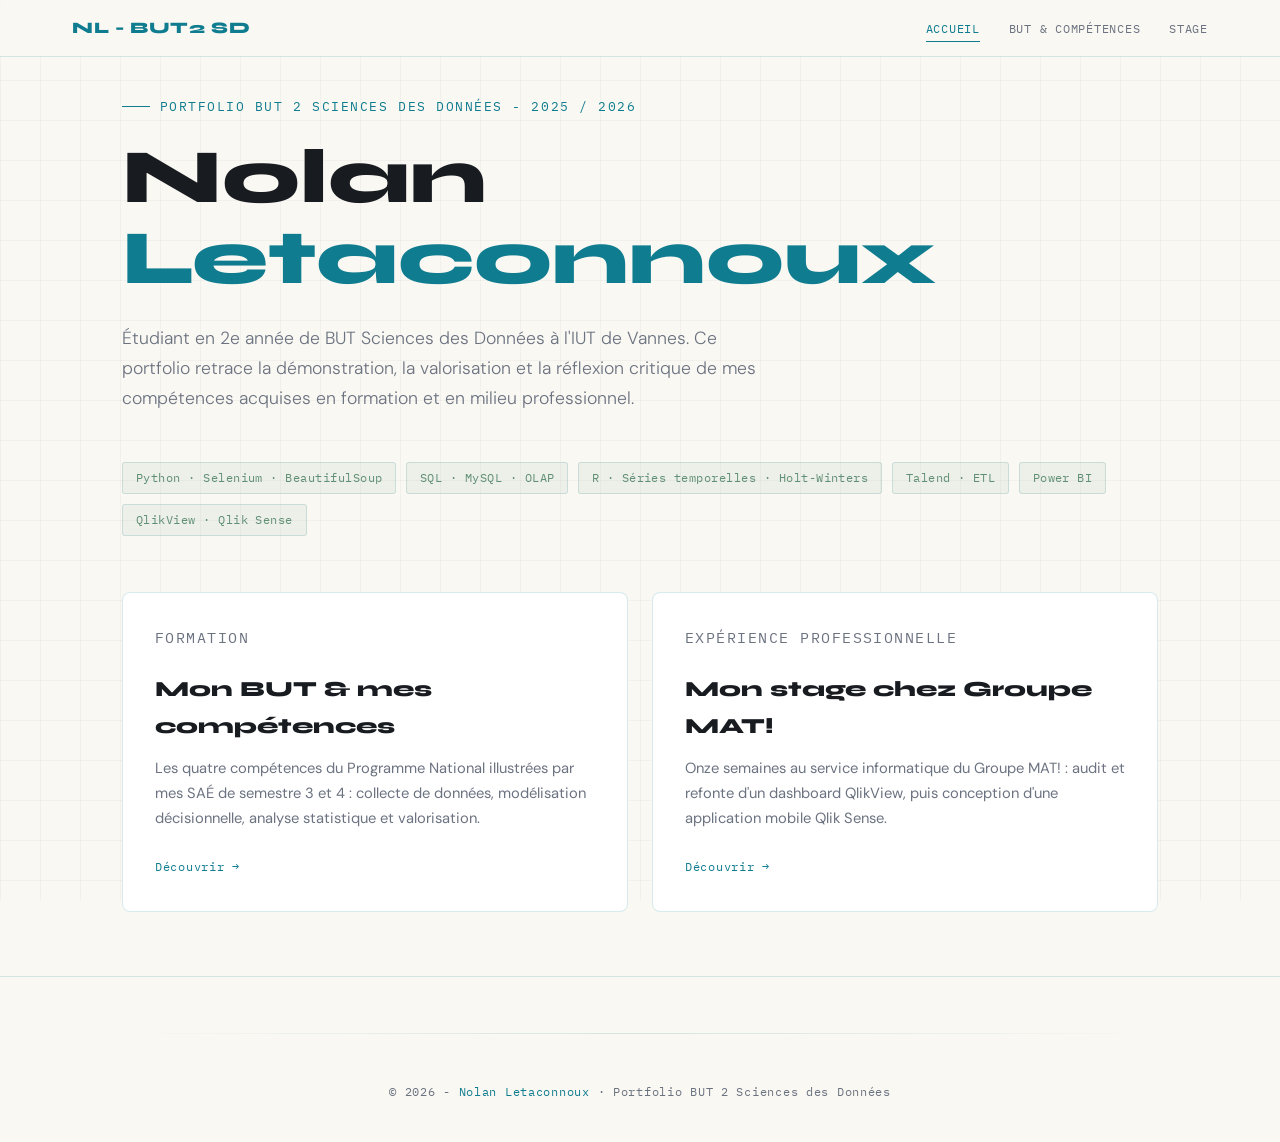
<file: index.html>
<!DOCTYPE html>
<html lang="fr">
<head>
  <meta charset="UTF-8" />
  <meta name="viewport" content="width=device-width, initial-scale=1.0" />
  <title>Portfolio BUT 2 SD - Nolan Letaconnoux</title>
  <link rel="preconnect" href="https://fonts.googleapis.com" />
  <link href="https://fonts.googleapis.com/css2?family=Syne:wght@400;600;700;800&family=IBM+Plex+Mono:wght@400;500&family=DM+Sans:ital,wght@0,300;0,400;0,500;1,300&display=swap" rel="stylesheet" />
  <link rel="stylesheet" href="styles.css" />
</head>
<body>

  <!-- NAV -->
  <header>
    <nav>
      <a class="nav-logo" href="index.html">NL - BUT2 SD</a>
      <ul>
        <li><a href="index.html" class="active">Accueil</a></li>
        <li><a href="but.html">BUT &amp; Compétences</a></li>
        <li><a href="stage.html">Stage</a></li>
      </ul>
    </nav>
  </header>

  <!-- HERO -->
  <section id="hero">
    <div class="wrap">
      <div class="hero-inner">
        <p class="hero-label fade-in">Portfolio BUT 2 Sciences des Données - 2025 / 2026</p>
        <h1 class="fade-in delay-1">
          Nolan<br /><em>Letaconnoux</em>
        </h1>
        <p class="hero-sub fade-in delay-2">
          Étudiant en 2e année de BUT Sciences des Données à l'IUT de Vannes.
          Ce portfolio retrace la démonstration, la valorisation et la réflexion critique
          de mes compétences acquises en formation et en milieu professionnel.
        </p>
        <div class="hero-tags fade-in delay-3">
          <span class="tag">Python · Selenium · BeautifulSoup</span>
          <span class="tag">SQL · MySQL · OLAP</span>
          <span class="tag">R · Séries temporelles · Holt-Winters</span>
          <span class="tag">Talend · ETL</span>
          <span class="tag">Power BI</span>
          <span class="tag">QlikView · Qlik Sense</span>
        </div>

        <div class="nav-cards fade-in delay-4">
          <a class="nav-card" href="but.html">
            <p class="nav-card-eyebrow">Formation</p>
            <h3>Mon BUT &amp; mes compétences</h3>
            <p>Les quatre compétences du Programme National illustrées par mes SAÉ de semestre 3 et 4 : collecte de données, modélisation décisionnelle, analyse statistique et valorisation.</p>
            <span class="nav-card-arrow">Découvrir →</span>
          </a>
          <a class="nav-card" href="stage.html">
            <p class="nav-card-eyebrow">Expérience professionnelle</p>
            <h3>Mon stage chez Groupe MAT!</h3>
            <p>Onze semaines au service informatique du Groupe MAT! : audit et refonte d'un dashboard QlikView, puis conception d'une application mobile Qlik Sense.</p>
            <span class="nav-card-arrow">Découvrir →</span>
          </a>
        </div>
      </div>
    </div>
  </section>

  <footer>
    <div class="wrap">
      <div class="divider"></div>
      <p>&copy; 2026 - <span>Nolan Letaconnoux</span> · Portfolio BUT 2 Sciences des Données </p>
    </div>
  </footer>

</body>
</html>
</file>
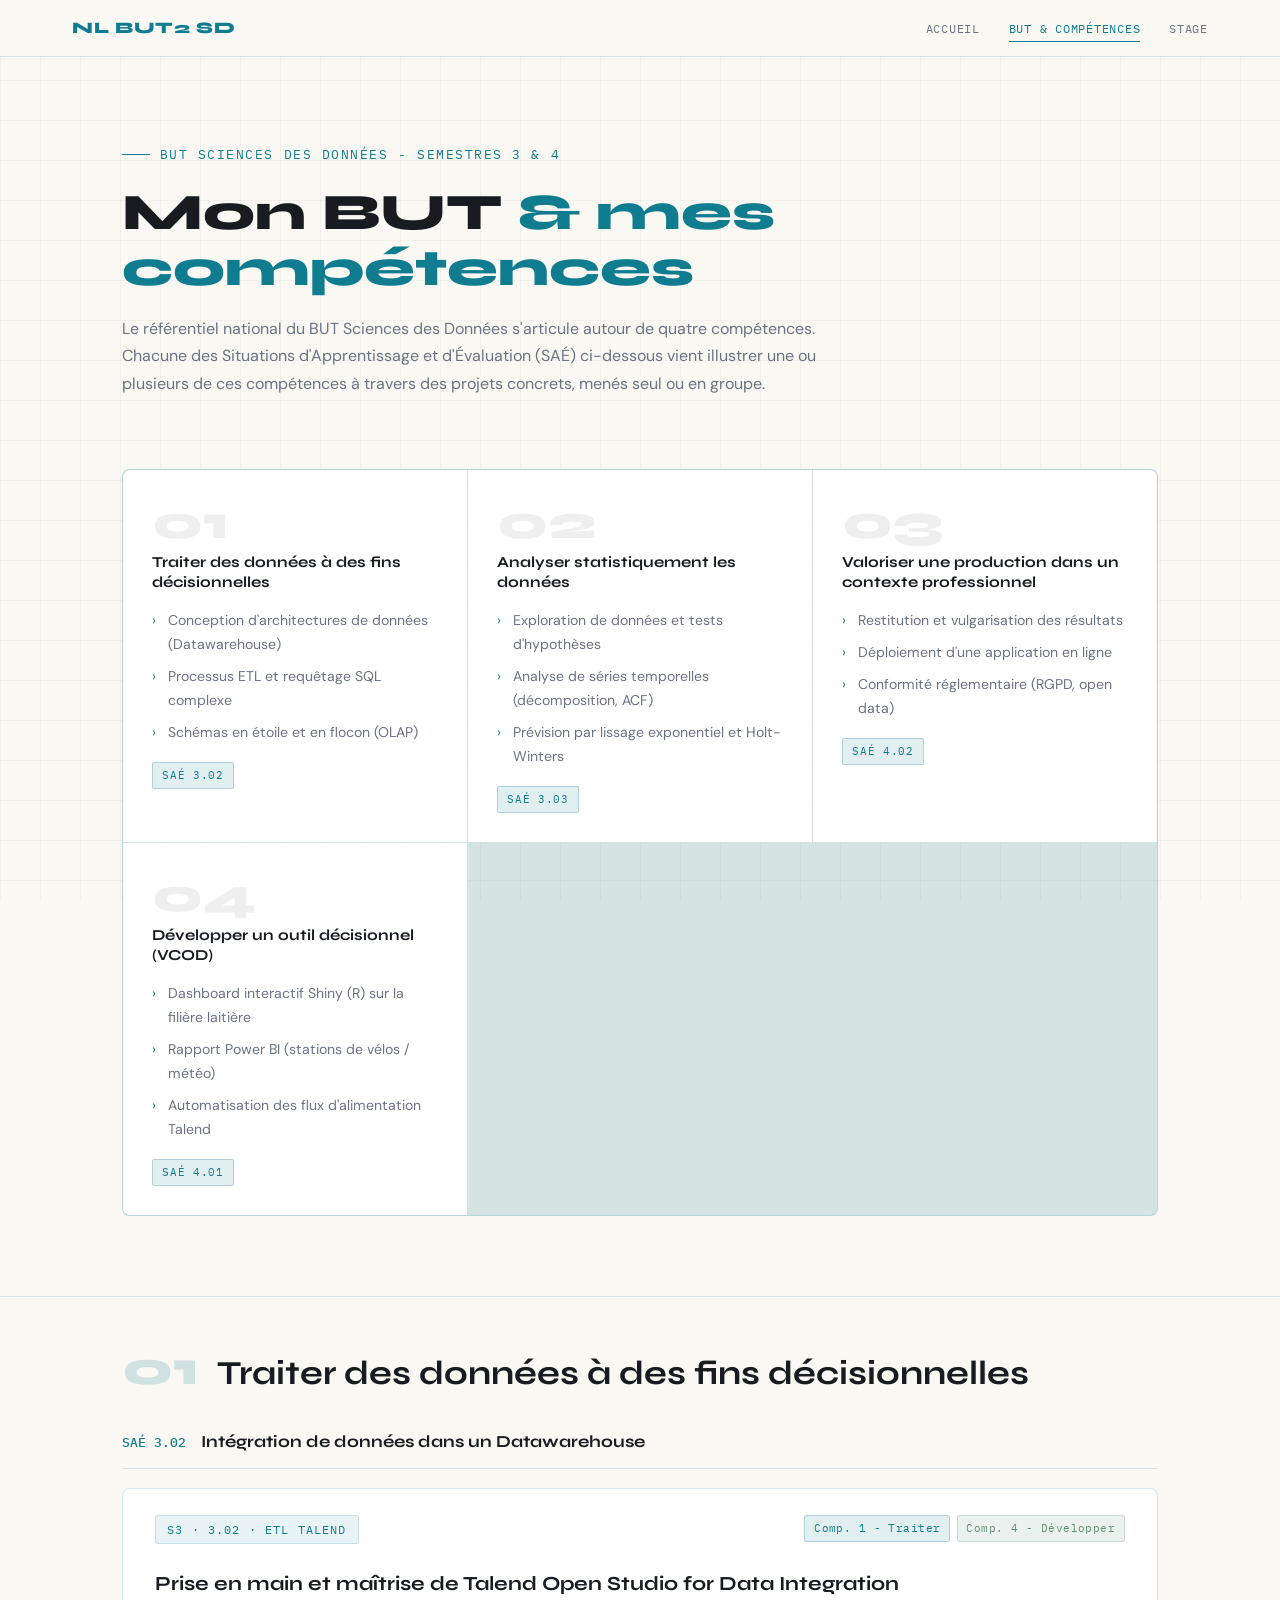
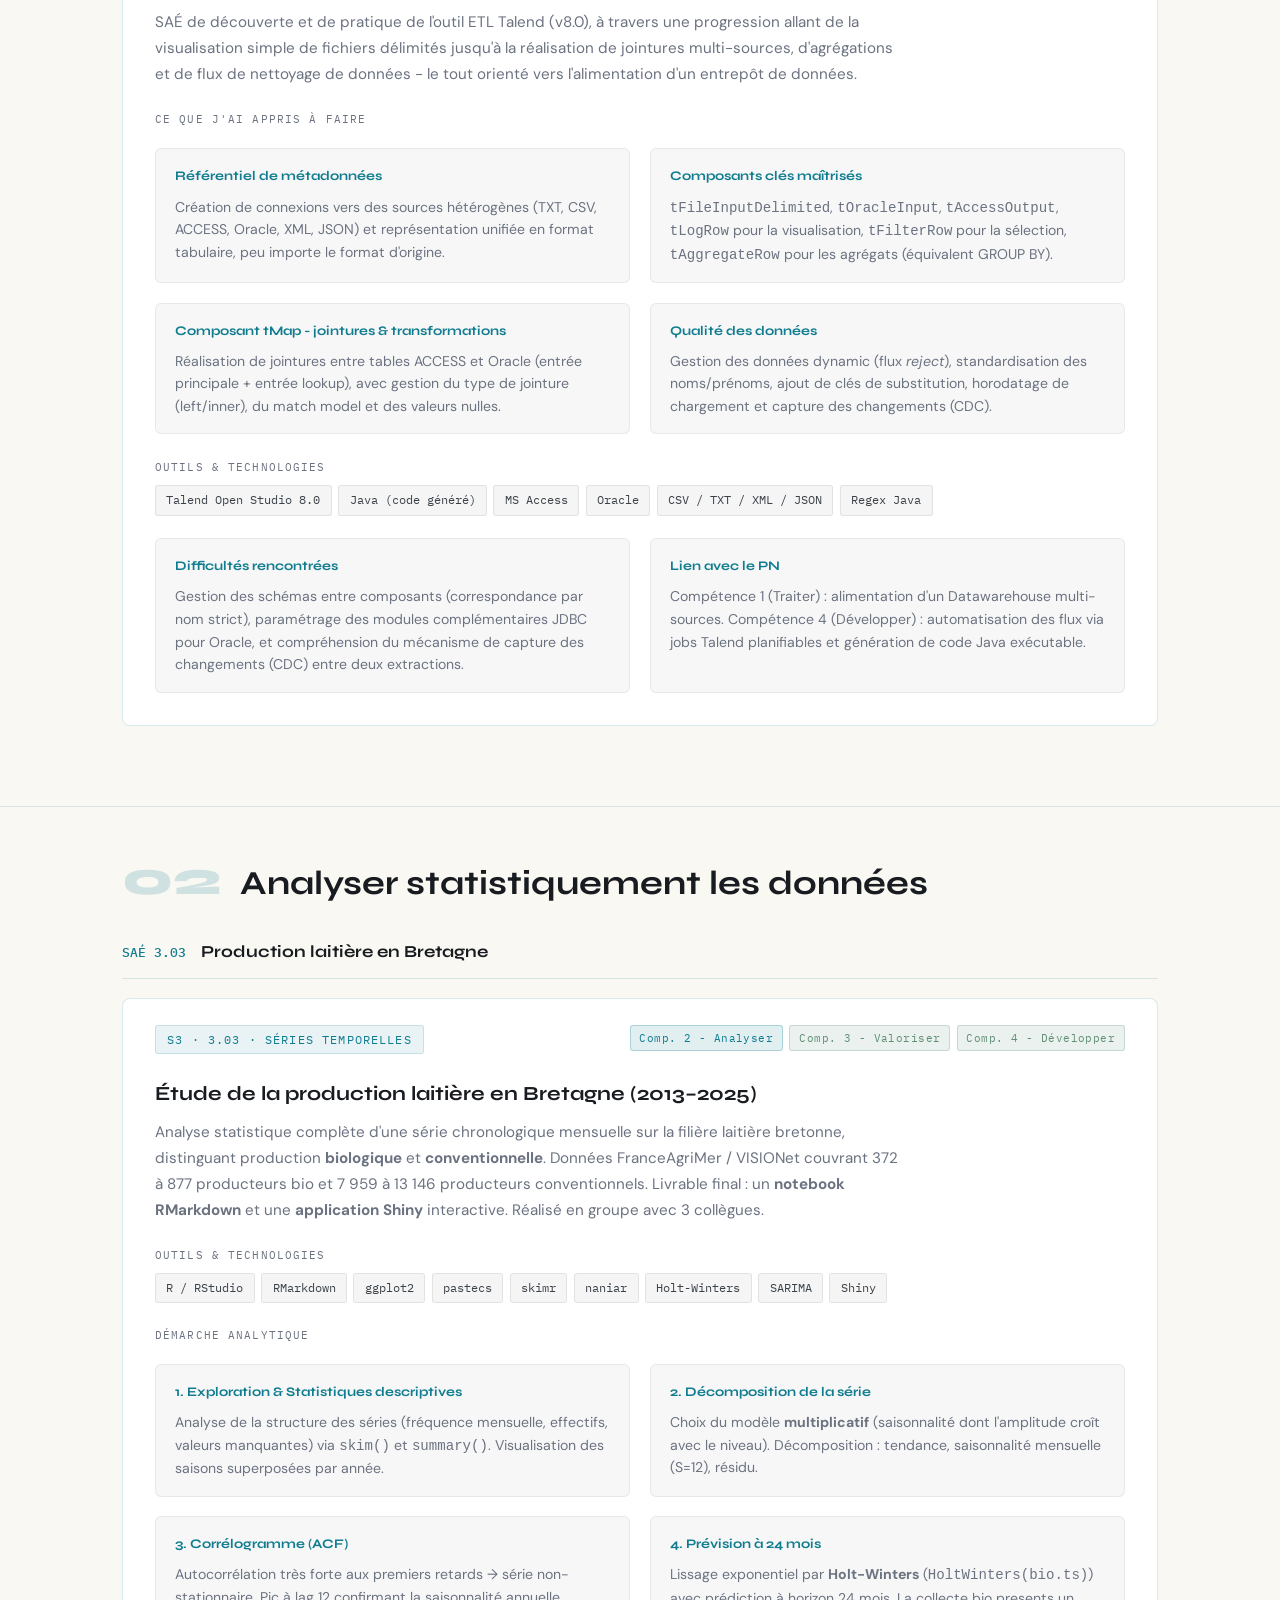
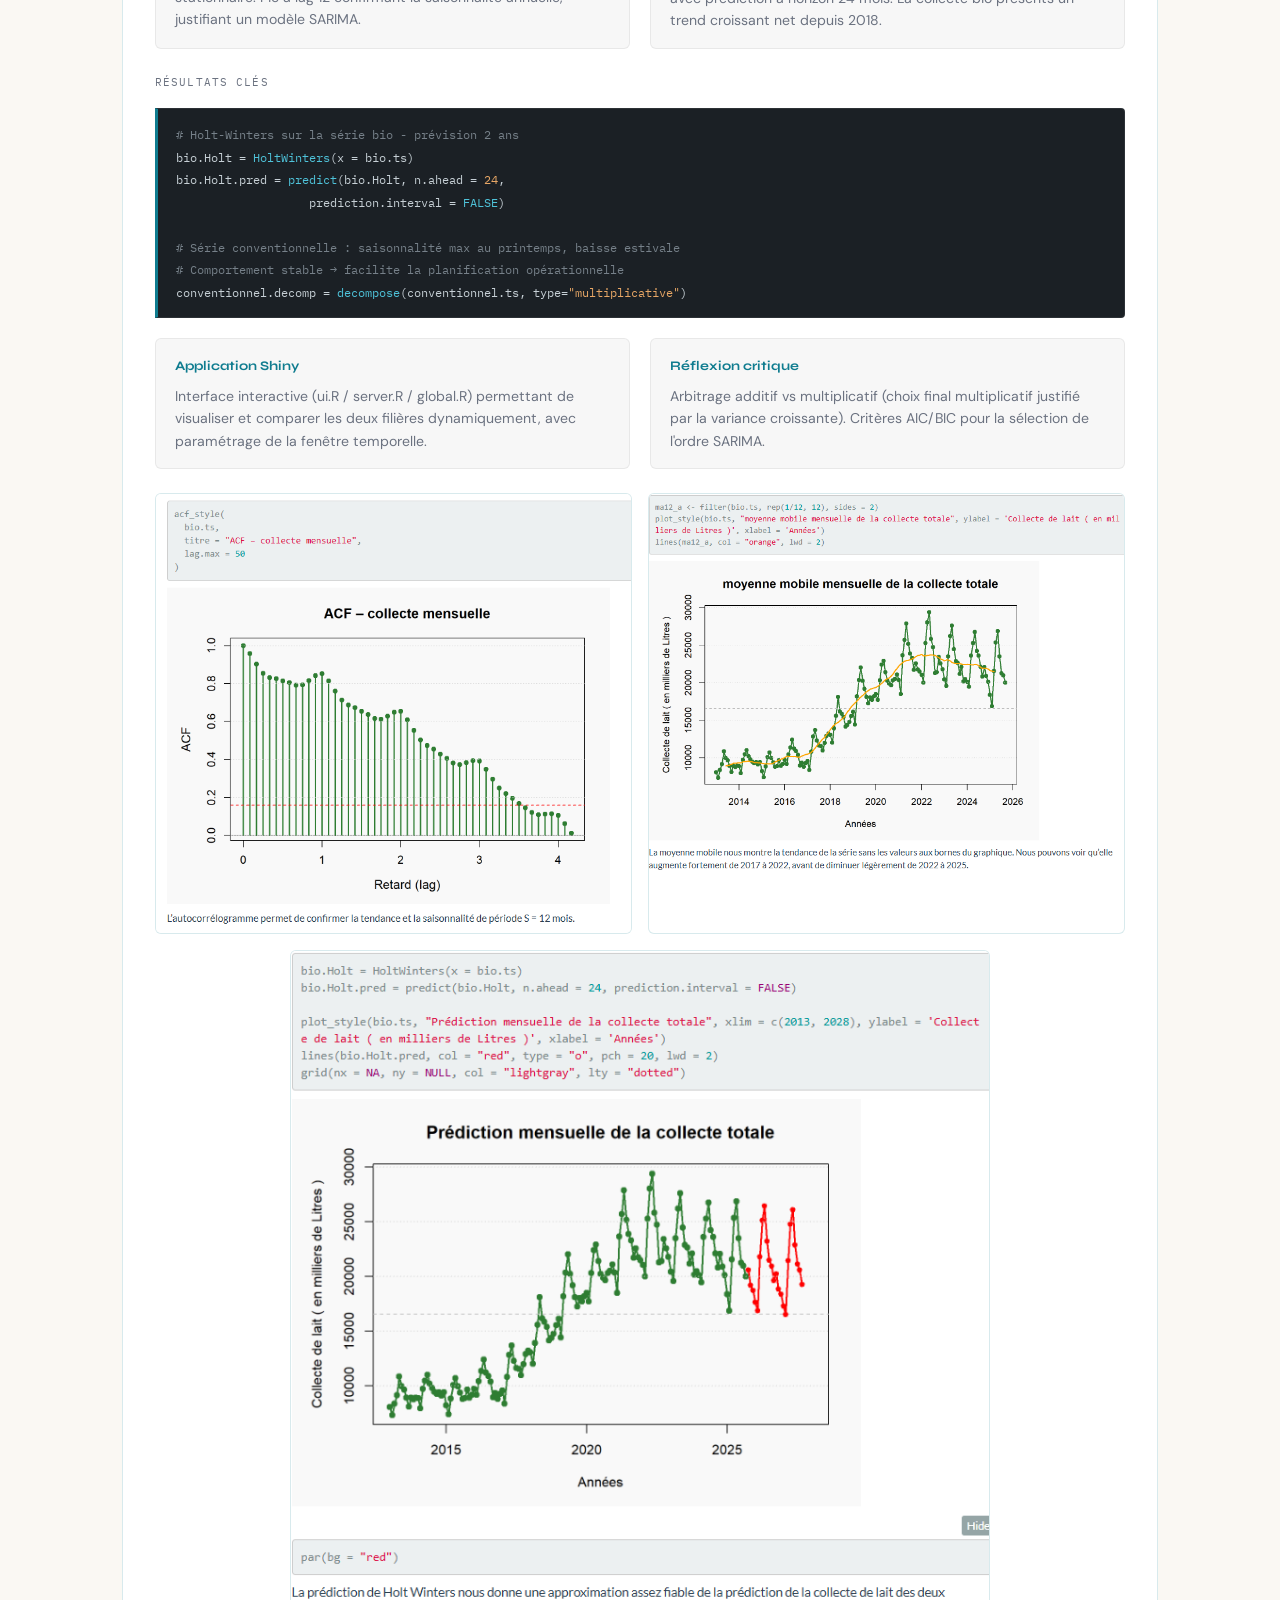
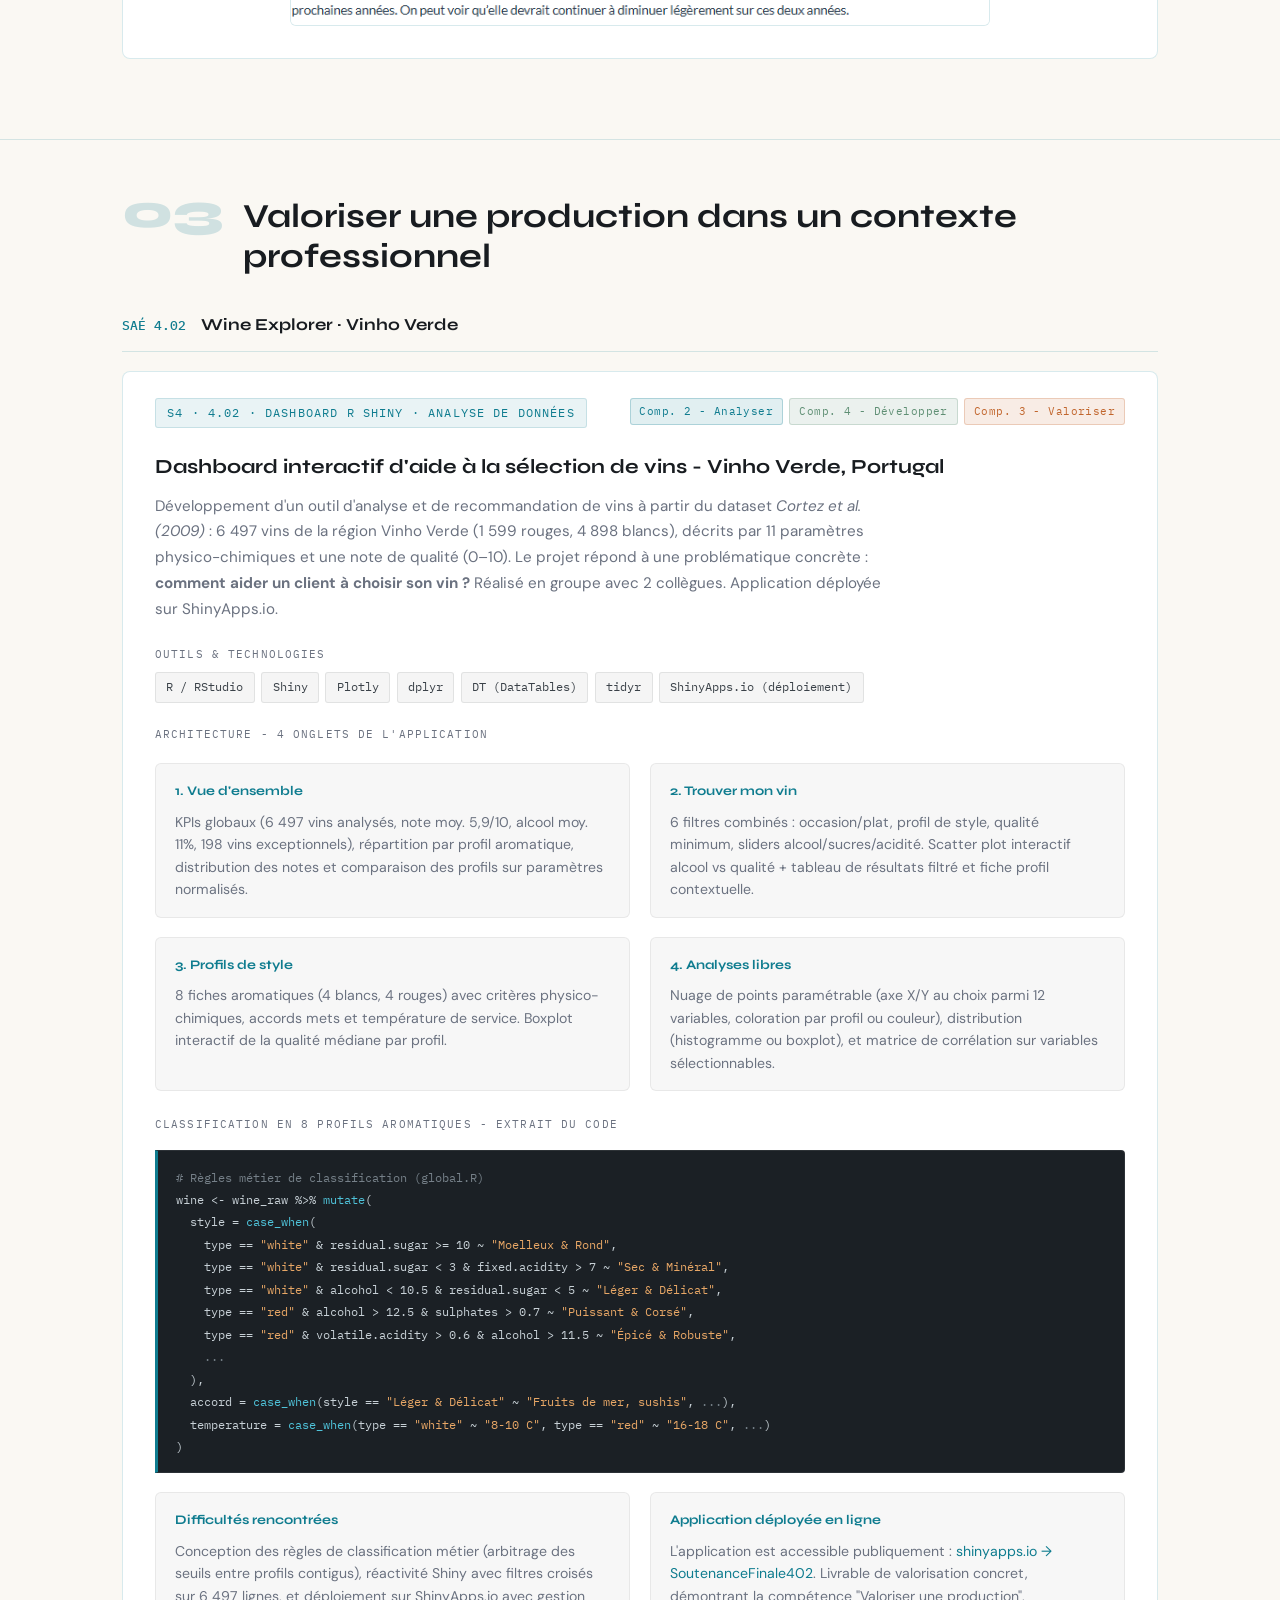
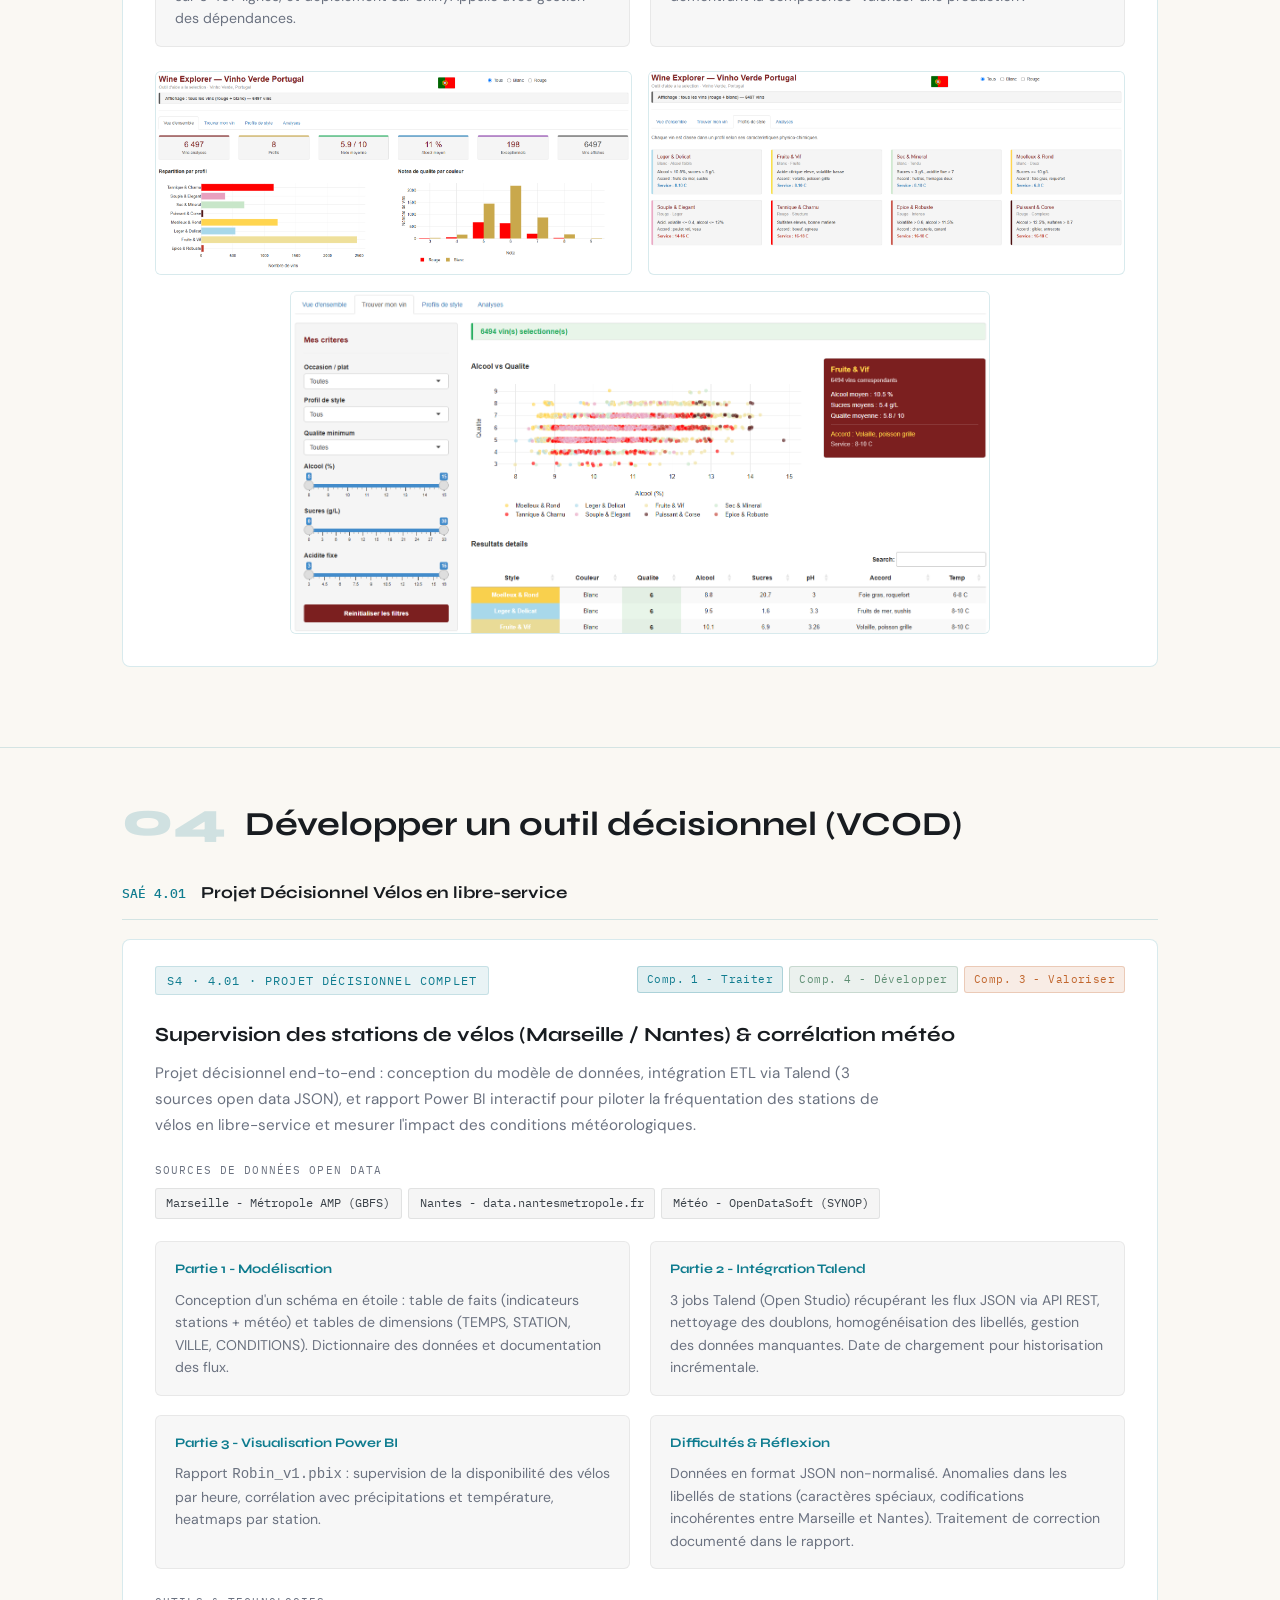
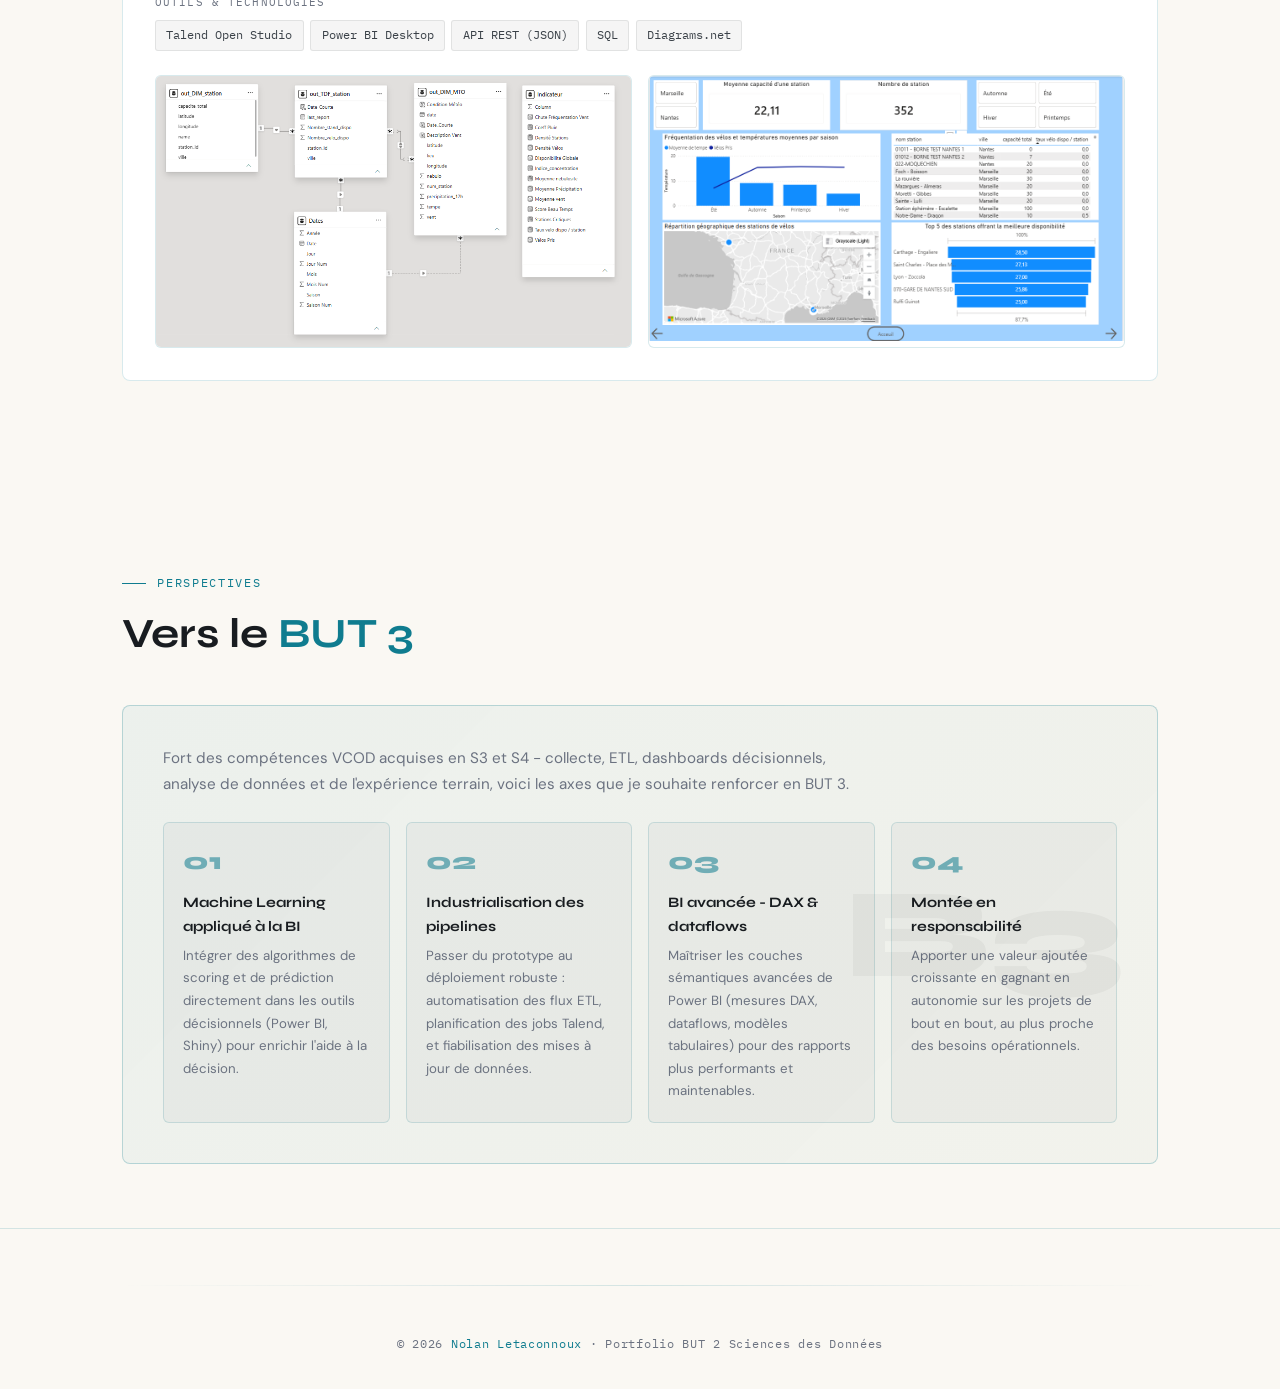
<file: but.html>
<!DOCTYPE html>
<html lang="fr">
<head>
  <meta charset="UTF-8" />
  <meta name="viewport" content="width=device-width, initial-scale=1.0" />
  <title>BUT &amp; Compétences Nolan Letaconnoux</title>
  <link rel="preconnect" href="https://fonts.googleapis.com" />
  <link href="https://fonts.googleapis.com/css2?family=Syne:wght=400;600;700;800&family=IBM+Plex+Mono:wght=400;500&family=DM+Sans:ital,wght=0,300;0,400;0,500;1,300&display=swap" rel="stylesheet" />
  <link rel="stylesheet" href="styles.css" />
</head>
<body>

  <!-- NAV -->
  <header>
    <nav>
      <a class="nav-logo" href="index.html">NL BUT2 SD</a>
      <ul>
        <li><a href="index.html">Accueil</a></li>
        <li><a href="but.html" class="active">BUT &amp; Compétences</a></li>
        <li><a href="stage.html">Stage</a></li>
      </ul>
    </nav>
  </header>

  <!-- INTRO -->
  <section class="page-intro">
    <div class="wrap">
      <p class="hero-label">BUT Sciences des Données - Semestres 3 &amp; 4</p>
      <h1>Mon BUT <span>&amp; mes compétences</span></h1>
      <p class="intro-text">
        Le référentiel national du BUT Sciences des Données s'articule autour de quatre compétences.
        Chacune des Situations d'Apprentissage et d'Évaluation (SAÉ) ci-dessous vient illustrer une ou
        plusieurs de ces compétences à travers des projets concrets, menés seul ou en groupe.
      </p>
    </div>
  </section>

  <!-- VUE D'ENSEMBLE DES COMPÉTENCES -->
  <section id="competences" style="padding-top:1rem;">
    <div class="wrap">
      <div class="comp-grid">

        <a class="comp-card" href="#comp1">
          <div class="comp-num">01</div>
          <h3>Traiter des données à des fins décisionnelles</h3>
          <ul>
            <li>Conception d'architectures de données (Datawarehouse)</li>
            <li>Processus ETL et requêtage SQL complexe</li>
            <li>Schémas en étoile et en flocon (OLAP)</li>
          </ul>
          <span class="comp-badge">SAÉ 3.02</span>
        </a>

        <a class="comp-card" href="#comp2">
          <div class="comp-num">02</div>
          <h3>Analyser statistiquement les données</h3>
          <ul>
            <li>Exploration de données et tests d'hypothèses</li>
            <li>Analyse de séries temporelles (décomposition, ACF)</li>
            <li>Prévision par lissage exponentiel et Holt-Winters</li>
          </ul>
          <span class="comp-badge">SAÉ 3.03</span>
        </a>

        <a class="comp-card" href="#comp3">
          <div class="comp-num">03</div>
          <h3>Valoriser une production dans un contexte professionnel</h3>
          <ul>
            <li>Restitution et vulgarisation des résultats</li>
            <li>Déploiement d'une application en ligne</li>
            <li>Conformité réglementaire (RGPD, open data)</li>
          </ul>
          <span class="comp-badge">SAÉ 4.02</span>
        </a>

        <a class="comp-card" href="#comp4">
          <div class="comp-num">04</div>
          <h3>Développer un outil décisionnel (VCOD)</h3>
          <ul>
            <li>Dashboard interactif Shiny (R) sur la filière laitière</li>
            <li>Rapport Power BI (stations de vélos / météo)</li>
            <li>Automatisation des flux d'alimentation Talend</li>
          </ul>
          <span class="comp-badge">SAÉ 4.01</span>
        </a>

      </div>
    </div>
  </section>

  <!-- COMPÉTENCE 1 -->
  <section class="comp-section" id="comp1">
    <div class="wrap">
      <div class="comp-section-header">
        <span class="num">01</span>
        <h2>Traiter des données à des fins décisionnelles</h2>
      </div>

      <p class="group-title"><span>SAÉ 3.02</span> Intégration de données dans un Datawarehouse</p>

      <div class="sae-block">
        <div class="sae-header">
          <span class="sae-id">S3 · 3.02 · ETL TALEND</span>
          <div class="sae-badges">
            <span class="badge badge-blue">Comp. 1 - Traiter</span>
            <span class="badge badge-green">Comp. 4 - Développer</span>
          </div>
        </div>
        <div class="sae-body">
          <h3 class="sae-title">Prise en main et maîtrise de Talend Open Studio for Data Integration</h3>
          <p class="sae-desc">
            SAÉ de découverte et de pratique de l'outil ETL Talend (v8.0), à travers une progression allant de la
            visualisation simple de fichiers délimités jusqu'à la réalisation de jointures multi-sources, d'agrégations
            et de flux de nettoyage de données - le tout orienté vers l'alimentation d'un entrepôt de données.
          </p>

          <p class="sae-section-label">Ce que j'ai appris à faire</p>
          <div class="sae-details">
            <div class="detail-box">
              <h4>Référentiel de métadonnées</h4>
              <p>Création de connexions vers des sources hétérogènes (TXT, CSV, ACCESS, Oracle, XML, JSON) et représentation unifiée en format tabulaire, peu importe le format d'origine.</p>
            </div>
            <div class="detail-box">
              <h4>Composants clés maîtrisés</h4>
              <p><code>tFileInputDelimited</code>, <code>tOracleInput</code>, <code>tAccessOutput</code>, <code>tLogRow</code> pour la visualisation, <code>tFilterRow</code> pour la sélection, <code>tAggregateRow</code> pour les agrégats (équivalent GROUP BY).</p>
            </div>
            <div class="detail-box">
              <h4>Composant tMap - jointures &amp; transformations</h4>
              <p>Réalisation de jointures entre tables ACCESS et Oracle (entrée principale + entrée lookup), avec gestion du type de jointure (left/inner), du match model et des valeurs nulles.</p>
            </div>
            <div class="detail-box">
              <h4>Qualité des données</h4>
              <p>Gestion des données dynamic (flux <em>reject</em>), standardisation des noms/prénoms, ajout de clés de substitution, horodatage de chargement et capture des changements (CDC).</p>
            </div>
          </div>

          <p class="sae-section-label" style="margin-top:1.5rem;">Outils &amp; technologies</p>
          <div class="tools">
            <span class="tool">Talend Open Studio 8.0</span>
            <span class="tool">Java (code généré)</span>
            <span class="tool">MS Access</span>
            <span class="tool">Oracle</span>
            <span class="tool">CSV / TXT / XML / JSON</span>
            <span class="tool">Regex Java</span>
          </div>

          <div class="sae-details" style="margin-top:1.2rem;">
            <div class="detail-box">
              <h4>Difficultés rencontrées</h4>
              <p>Gestion des schémas entre composants (correspondance par nom strict), paramétrage des modules complémentaires JDBC pour Oracle, et compréhension du mécanisme de capture des changements (CDC) entre deux extractions.</p>
            </div>
            <div class="detail-box">
              <h4>Lien avec le PN</h4>
              <p>Compétence 1 (Traiter) : alimentation d'un Datawarehouse multi-sources. Compétence 4 (Développer) : automatisation des flux via jobs Talend planifiables et génération de code Java exécutable.</p>
            </div>
          </div>
      </div>
    </div>
  </section> 

  <!-- COMPÉTENCE 2 -->
  <section class="comp-section" id="comp2">
    <div class="wrap">
      <div class="comp-section-header">
        <span class="num">02</span>
        <h2>Analyser statistiquement les données</h2>
      </div>

      <p class="group-title"><span>SAÉ 3.03</span> Production laitière en Bretagne</p>

      <div class="sae-block">
        <div class="sae-header">
          <span class="sae-id">S3 · 3.03 · SÉRIES TEMPORELLES</span>
          <div class="sae-badges">
            <span class="badge badge-blue">Comp. 2 - Analyser</span>
            <span class="badge badge-green">Comp. 3 - Valoriser</span>
            <span class="badge badge-green">Comp. 4 - Développer</span>
          </div>
        </div>
        <div class="sae-body">
          <h3 class="sae-title">Étude de la production laitière en Bretagne (2013–2025)</h3>
          <p class="sae-desc">
            Analyse statistique complète d'une série chronologique mensuelle sur la filière laitière bretonne,
            distinguant production <strong>biologique</strong> et <strong>conventionnelle</strong>.
            Données FranceAgriMer / VISIONet couvrant 372 à 877 producteurs bio et 7 959 à 13 146 producteurs conventionnels.
            Livrable final : un <strong>notebook RMarkdown</strong> et une <strong>application Shiny</strong> interactive.
            Réalisé en groupe avec 3 collègues.
          </p>

          <p class="sae-section-label">Outils &amp; technologies</p>
          <div class="tools">
            <span class="tool">R / RStudio</span>
            <span class="tool">RMarkdown</span>
            <span class="tool">ggplot2</span>
            <span class="tool">pastecs</span>
            <span class="tool">skimr</span>
            <span class="tool">naniar</span>
            <span class="tool">Holt-Winters</span>
            <span class="tool">SARIMA</span>
            <span class="tool">Shiny</span>
          </div>

          <p class="sae-section-label">Démarche analytique</p>
          <div class="sae-details">
            <div class="detail-box">
              <h4>1. Exploration &amp; Statistiques descriptives</h4>
              <p>Analyse de la structure des séries (fréquence mensuelle, effectifs, valeurs manquantes) via <code>skim()</code> et <code>summary()</code>. Visualisation des saisons superposées par année.</p>
            </div>
            <div class="detail-box">
              <h4>2. Décomposition de la série</h4>
              <p>Choix du modèle <strong>multiplicatif</strong> (saisonnalité dont l'amplitude croît avec le niveau). Décomposition : tendance, saisonnalité mensuelle (S=12), résidu.</p>
            </div>
            <div class="detail-box">
              <h4>3. Corrélogramme (ACF)</h4>
              <p>Autocorrélation très forte aux premiers retards → série non-stationnaire. Pic à lag 12 confirmant la saisonnalité annuelle, justifiant un modèle SARIMA.</p>
            </div>
            <div class="detail-box">
              <h4>4. Prévision à 24 mois</h4>
              <p>Lissage exponentiel par <strong>Holt-Winters</strong> (<code>HoltWinters(bio.ts)</code>) avec prédiction à horizon 24 mois. La collecte bio presents un trend croissant net depuis 2018.</p>
            </div>
          </div>

          <p class="sae-section-label" style="margin-top:1.5rem;">Résultats clés</p>
          <div class="code-snippet">
            <span class="comment"># Holt-Winters sur la série bio - prévision 2 ans</span><br/>
            bio.Holt = <span class="kw">HoltWinters</span>(x = bio.ts)<br/>
            bio.Holt.pred = <span class="kw">predict</span>(bio.Holt, n.ahead = <span class="str">24</span>,<br/>
            &nbsp;&nbsp;&nbsp;&nbsp;&nbsp;&nbsp;&nbsp;&nbsp;&nbsp;&nbsp;&nbsp;&nbsp;&nbsp;&nbsp;&nbsp;&nbsp;&nbsp;&nbsp;&nbsp;prediction.interval = <span class="kw">FALSE</span>)<br/>
            <br/>
            <span class="comment"># Série conventionnelle : saisonnalité max au printemps, baisse estivale</span><br/>
            <span class="comment"># Comportement stable → facilite la planification opérationnelle</span><br/>
            conventionnel.decomp = <span class="kw">decompose</span>(conventionnel.ts, type=<span class="str">"multiplicative"</span>)
          </div>

          <div class="sae-details" style="margin-top:1.2rem;">
            <div class="detail-box">
              <h4>Application Shiny</h4>
              <p>Interface interactive (ui.R / server.R / global.R) permettant de visualiser et comparer les deux filières dynamiquement, avec paramétrage de la fenêtre temporelle.</p>
            </div>
            <div class="detail-box">
              <h4>Réflexion critique</h4>
              <p>Arbitrage additif vs multiplicatif (choix final multiplicatif justifié par la variance croissante). Critères AIC/BIC pour la sélection de l'ordre SARIMA.</p>
            </div>
          </div>

          <div class="sae-gallery" style="display: grid; grid-template-columns: repeat(2, 1fr); gap: 1rem; margin-top: 1.5rem;">
            <div class="gallery-item" style="border: 1px solid var(--border); border-radius: 6px; overflow: hidden; background: var(--card);">
              <img src="images/image6.png" alt="Graphiques de décomposition de la série temporelle" style="width: 100%; height: auto; display: block;" />
            </div>
            <div class="gallery-item" style="border: 1px solid var(--border); border-radius: 6px; overflow: hidden; background: var(--card);">
              <img src="images/image7.png" alt="Analyse des corrélogrammes ACF et PACF" style="width: 100%; height: auto; display: block;" />
            </div>
            <div class="gallery-item" style="border: 1px solid var(--border); border-radius: 6px; overflow: hidden; background: var(--card); grid-column: span 2; max-width: 700px; margin: 0 auto; width: 100%;">
              <img src="images/image8.png" alt="Prévisions Holt-Winters et interface Shiny" style="width: 100%; height: auto; display: block;" />
            </div>
          </div>
        </div>
      </div>
    </div>
  </section>

  <!-- COMPÉTENCE 3 -->
  <section class="comp-section" id="comp3">
    <div class="wrap">
      <div class="comp-section-header">
        <span class="num">03</span>
        <h2>Valoriser une production dans un contexte professionnel</h2>
      </div>

      <p class="group-title"><span>SAÉ 4.02</span> Wine Explorer · Vinho Verde</p>

      <div class="sae-block">
        <div class="sae-header">
          <span class="sae-id">S4 · 4.02 · DASHBOARD R SHINY · ANALYSE DE DONNÉES</span>
          <div class="sae-badges">
            <span class="badge badge-blue">Comp. 2 - Analyser</span>
            <span class="badge badge-green">Comp. 4 - Développer</span>
            <span class="badge badge-gold">Comp. 3 - Valoriser</span>
          </div>
        </div>
        <div class="sae-body">
          <h3 class="sae-title">Dashboard interactif d'aide à la sélection de vins - Vinho Verde, Portugal</h3>
          <p class="sae-desc">
            Développement d'un outil d'analyse et de recommandation de vins à partir du dataset <em>Cortez et al. (2009)</em> :
            6 497 vins de la région Vinho Verde (1 599 rouges, 4 898 blancs), décrits par 11 paramètres physico-chimiques
            et une note de qualité (0–10). Le projet répond à une problématique concrète : <strong>comment aider un client
            à choisir son vin ?</strong>
            Réalisé en groupe avec 2 collègues. Application déployée sur ShinyApps.io.
          </p>

          <p class="sae-section-label">Outils &amp; technologies</p>
          <div class="tools">
            <span class="tool">R / RStudio</span>
            <span class="tool">Shiny</span>
            <span class="tool">Plotly</span>
            <span class="tool">dplyr</span>
            <span class="tool">DT (DataTables)</span>
            <span class="tool">tidyr</span>
            <span class="tool">ShinyApps.io (déploiement)</span>
          </div>

          <p class="sae-section-label">Architecture - 4 onglets de l'application</p>
          <div class="sae-details">
            <div class="detail-box">
              <h4>1. Vue d'ensemble</h4>
              <p>KPIs globaux (6 497 vins analysés, note moy. 5,9/10, alcool moy. 11%, 198 vins exceptionnels), répartition par profil aromatique, distribution des notes et comparaison des profils sur paramètres normalisés.</p>
            </div>
            <div class="detail-box">
              <h4>2. Trouver mon vin</h4>
              <p>6 filtres combinés : occasion/plat, profil de style, qualité minimum, sliders alcool/sucres/acidité. Scatter plot interactif alcool vs qualité + tableau de résultats filtré et fiche profil contextuelle.</p>
            </div>
            <div class="detail-box">
              <h4>3. Profils de style</h4>
              <p>8 fiches aromatiques (4 blancs, 4 rouges) avec critères physico-chimiques, accords mets et température de service. Boxplot interactif de la qualité médiane par profil.</p>
            </div>
            <div class="detail-box">
              <h4>4. Analyses libres</h4>
              <p>Nuage de points paramétrable (axe X/Y au choix parmi 12 variables, coloration par profil ou couleur), distribution (histogramme ou boxplot), et matrice de corrélation sur variables sélectionnables.</p>
            </div>
          </div>

          <p class="sae-section-label" style="margin-top:1.5rem;">Classification en 8 profils aromatiques - extrait du code</p>
          <div class="code-snippet">
            <span class="comment"># Règles métier de classification (global.R)</span><br/>
            wine &lt;- wine_raw %&gt;% <span class="kw">mutate</span>(<br/>
            &nbsp;&nbsp;style = <span class="kw">case_when</span>(<br/>
            &nbsp;&nbsp;&nbsp;&nbsp;type == <span class="str">"white"</span> &amp; residual.sugar &gt;= 10                    ~ <span class="str">"Moelleux &amp; Rond"</span>,<br/>
            &nbsp;&nbsp;&nbsp;&nbsp;type == <span class="str">"white"</span> &amp; residual.sugar &lt; 3 &amp; fixed.acidity &gt; 7 ~ <span class="str">"Sec &amp; Minéral"</span>,<br/>
            &nbsp;&nbsp;&nbsp;&nbsp;type == <span class="str">"white"</span> &amp; alcohol &lt; 10.5 &amp; residual.sugar &lt; 5    ~ <span class="str">"Léger &amp; Délicat"</span>,<br/>
            &nbsp;&nbsp;&nbsp;&nbsp;type == <span class="str">"red"</span>   &amp; alcohol &gt; 12.5 &amp; sulphates &gt; 0.7       ~ <span class="str">"Puissant &amp; Corsé"</span>,<br/>
            &nbsp;&nbsp;&nbsp;&nbsp;type == <span class="str">"red"</span>   &amp; volatile.acidity &gt; 0.6 &amp; alcohol &gt; 11.5 ~ <span class="str">"Épicé &amp; Robuste"</span>,<br/>
            &nbsp;&nbsp;&nbsp;&nbsp;<span class="comment">...</span><br/>
            &nbsp;&nbsp;),<br/>
            &nbsp;&nbsp;accord = <span class="kw">case_when</span>(style == <span class="str">"Léger &amp; Délicat"</span> ~ <span class="str">"Fruits de mer, sushis"</span>, <span class="comment">...</span>),<br/>
            &nbsp;&nbsp;temperature = <span class="kw">case_when</span>(type == <span class="str">"white"</span> ~ <span class="str">"8-10 C"</span>, type == <span class="str">"red"</span> ~ <span class="str">"16-18 C"</span>, <span class="comment">...</span>)<br/>
            )
          </div>

          <div class="sae-details" style="margin-top:1.2rem;">
            <div class="detail-box">
              <h4>Difficultés rencontrées</h4>
              <p>Conception des règles de classification métier (arbitrage des seuils entre profils contigus), réactivité Shiny avec filtres croisés sur 6 497 lignes, et déploiement sur ShinyApps.io avec gestion des dépendances.</p>
            </div>
            <div class="detail-box">
              <h4>Application déployée en ligne</h4>
              <p>L'application est accessible publiquement : <a href="https://maxence-abricsegarra-acp.shinyapps.io/SoutenanceFinale402/" target="_blank" style="color:var(--cyan); text-decoration:none;">shinyapps.io → SoutenanceFinale402</a>. Livrable de valorisation concret, démontrant la compétence "Valoriser une production".</p>
            </div>
          </div>

          <div class="sae-gallery" style="display: grid; grid-template-columns: repeat(2, 1fr); gap: 1rem; margin-top: 1.5rem;">
            <div class="gallery-item" style="border: 1px solid var(--border); border-radius: 6px; overflow: hidden; background: var(--card);">
              <img src="images/image3.png" alt="Application Shiny - Vue d'ensemble et filtres" style="width: 100%; height: auto; display: block;" />
            </div>
            <div class="gallery-item" style="border: 1px solid var(--border); border-radius: 6px; overflow: hidden; background: var(--card);">
              <img src="images/image4.png" alt="Application Shiny - Trouver mon vin et Profils" style="width: 100%; height: auto; display: block;" />
            </div>
            <div class="gallery-item" style="border: 1px solid var(--border); border-radius: 6px; overflow: hidden; background: var(--card); grid-column: span 2; max-width: 700px; margin: 0 auto; width: 100%;">
              <img src="images/image5.png" alt="Application Shiny - Analyses libres et graphiques" style="width: 100%; height: auto; display: block;" />
            </div>
          </div>
        </div>
      </div>
    </div>
  </section>

  <!-- COMPÉTENCE 4 -->
  <section class="comp-section" id="comp4">
    <div class="wrap">
      <div class="comp-section-header">
        <span class="num">04</span>
        <h2>Développer un outil décisionnel (VCOD)</h2>
      </div>

      <p class="group-title"><span>SAÉ 4.01</span> Projet Décisionnel Vélos en libre-service</p>

      <div class="sae-block">
        <div class="sae-header">
          <span class="sae-id">S4 · 4.01 · PROJET DÉCISIONNEL COMPLET</span>
          <div class="sae-badges">
            <span class="badge badge-blue">Comp. 1 - Traiter</span>
            <span class="badge badge-green">Comp. 4 - Développer</span>
            <span class="badge badge-gold">Comp. 3 - Valoriser</span>
          </div>
        </div>
        <div class="sae-body">
          <h3 class="sae-title">Supervision des stations de vélos (Marseille / Nantes) &amp; corrélation météo</h3>
          <p class="sae-desc">
            Projet décisionnel end-to-end : conception du modèle de données, intégration ETL via Talend (3 sources open data JSON),
            et rapport Power BI interactif pour piloter la fréquentation des stations de vélos en libre-service
            et mesurer l'impact des conditions météorologiques.
          </p>

          <p class="sae-section-label">Sources de données open data</p>
          <div class="tools">
            <span class="tool">Marseille - Métropole AMP (GBFS)</span>
            <span class="tool">Nantes - data.nantesmetropole.fr</span>
            <span class="tool">Météo - OpenDataSoft (SYNOP)</span>
          </div>

          <div class="sae-details">
            <div class="detail-box">
              <h4>Partie 1 - Modélisation</h4>
              <p>Conception d'un schéma en étoile : table de faits (indicateurs stations + météo) et tables de dimensions (TEMPS, STATION, VILLE, CONDITIONS). Dictionnaire des données et documentation des flux.</p>
            </div>
            <div class="detail-box">
              <h4>Partie 2 - Intégration Talend</h4>
              <p>3 jobs Talend (Open Studio) récupérant les flux JSON via API REST, nettoyage des doublons, homogénéisation des libellés, gestion des données manquantes. Date de chargement pour historisation incrémentale.</p>
            </div>
            <div class="detail-box">
              <h4>Partie 3 - Visualisation Power BI</h4>
              <p>Rapport <code>Robin_v1.pbix</code> : supervision de la disponibilité des vélos par heure, corrélation avec précipitations et température, heatmaps par station.</p>
            </div>
            <div class="detail-box">
              <h4>Difficultés &amp; Réflexion</h4>
              <p>Données en format JSON non-normalisé. Anomalies dans les libellés de stations (caractères spéciaux, codifications incohérentes entre Marseille et Nantes). Traitement de correction documenté dans le rapport.</p>
            </div>
          </div>

          <p class="sae-section-label" style="margin-top:1.5rem;">Outils &amp; technologies</p>
          <div class="tools">
            <span class="tool">Talend Open Studio</span>
            <span class="tool">Power BI Desktop</span>
            <span class="tool">API REST (JSON)</span>
            <span class="tool">SQL</span>
            <span class="tool">Diagrams.net</span>
          </div>

          <div class="sae-gallery" style="display: grid; grid-template-columns: repeat(auto-fit, minmax(300px, 1fr)); gap: 1rem; margin-top: 1.5rem;">
            <div class="gallery-item" style="border: 1px solid var(--border); border-radius: 6px; overflow: hidden; background: var(--card);">
              <img src="images/image1.png" alt="Modélisation décisionnelle - Schéma en étoile" style="width: 100%; height: auto; display: block;" />
            </div>
            <div class="gallery-item" style="border: 1px solid var(--border); border-radius: 6px; overflow: hidden; background: var(--card);">
              <img src="images/image2.png" alt="Rapport Power BI - Supervision et corrélation météo" style="width: 100%; height: auto; display: block;" />
            </div>
          </div>
        </div>
      </div> </div>
  </section>

  <!-- PERSPECTIVES B3 -->
  <section id="perspectives">
    <div class="wrap">
      <p class="section-eyebrow">Perspectives</p>
      <h2 class="section-title">Vers le <span>BUT 3</span></h2>

      <div class="proj-block">
        <p style="color: var(--muted); max-width: 700px; font-size: .95rem; margin-bottom: .5rem;">
          Fort des compétences VCOD acquises en S3 et S4 - collecte, ETL, dashboards décisionnels, analyse de données
          et de l'expérience terrain, voici les axes que je souhaite renforcer en BUT 3.
        </p>

        <div class="proj-goals">
          <div class="proj-goal">
            <div class="num">01</div>
            <h4>Machine Learning appliqué à la BI</h4>
            <p>Intégrer des algorithmes de scoring et de prédiction directement dans les outils décisionnels (Power BI, Shiny) pour enrichir l'aide à la décision.</p>
          </div>
          <div class="proj-goal">
            <div class="num">02</div>
            <h4>Industrialisation des pipelines</h4>
            <p>Passer du prototype au déploiement robuste : automatisation des flux ETL, planification des jobs Talend, et fiabilisation des mises à jour de données.</p>
          </div>
          <div class="proj-goal">
            <div class="num">03</div>
            <h4>BI avancée - DAX &amp; dataflows</h4>
            <p>Maîtriser les couches sémantiques avancées de Power BI (mesures DAX, dataflows, modèles tabulaires) pour des rapports plus performants et maintenables.</p>
          </div>
          <div class="proj-goal">
            <div class="num">04</div>
            <h4>Montée en responsabilité</h4>
            <p>Apporter une valeur ajoutée croissante en gagnant en autonomie sur les projets de bout en bout, au plus proche des besoins opérationnels.</p>
          </div>
        </div>
      </div>

    </div>
  </section>

  <footer>
    <div class="wrap">
      <div class="divider"></div>
      <p>&copy; 2026 <span>Nolan Letaconnoux</span> · Portfolio BUT 2 Sciences des Données </p>
    </div>
  </footer> 

</body>
</html>
</file>
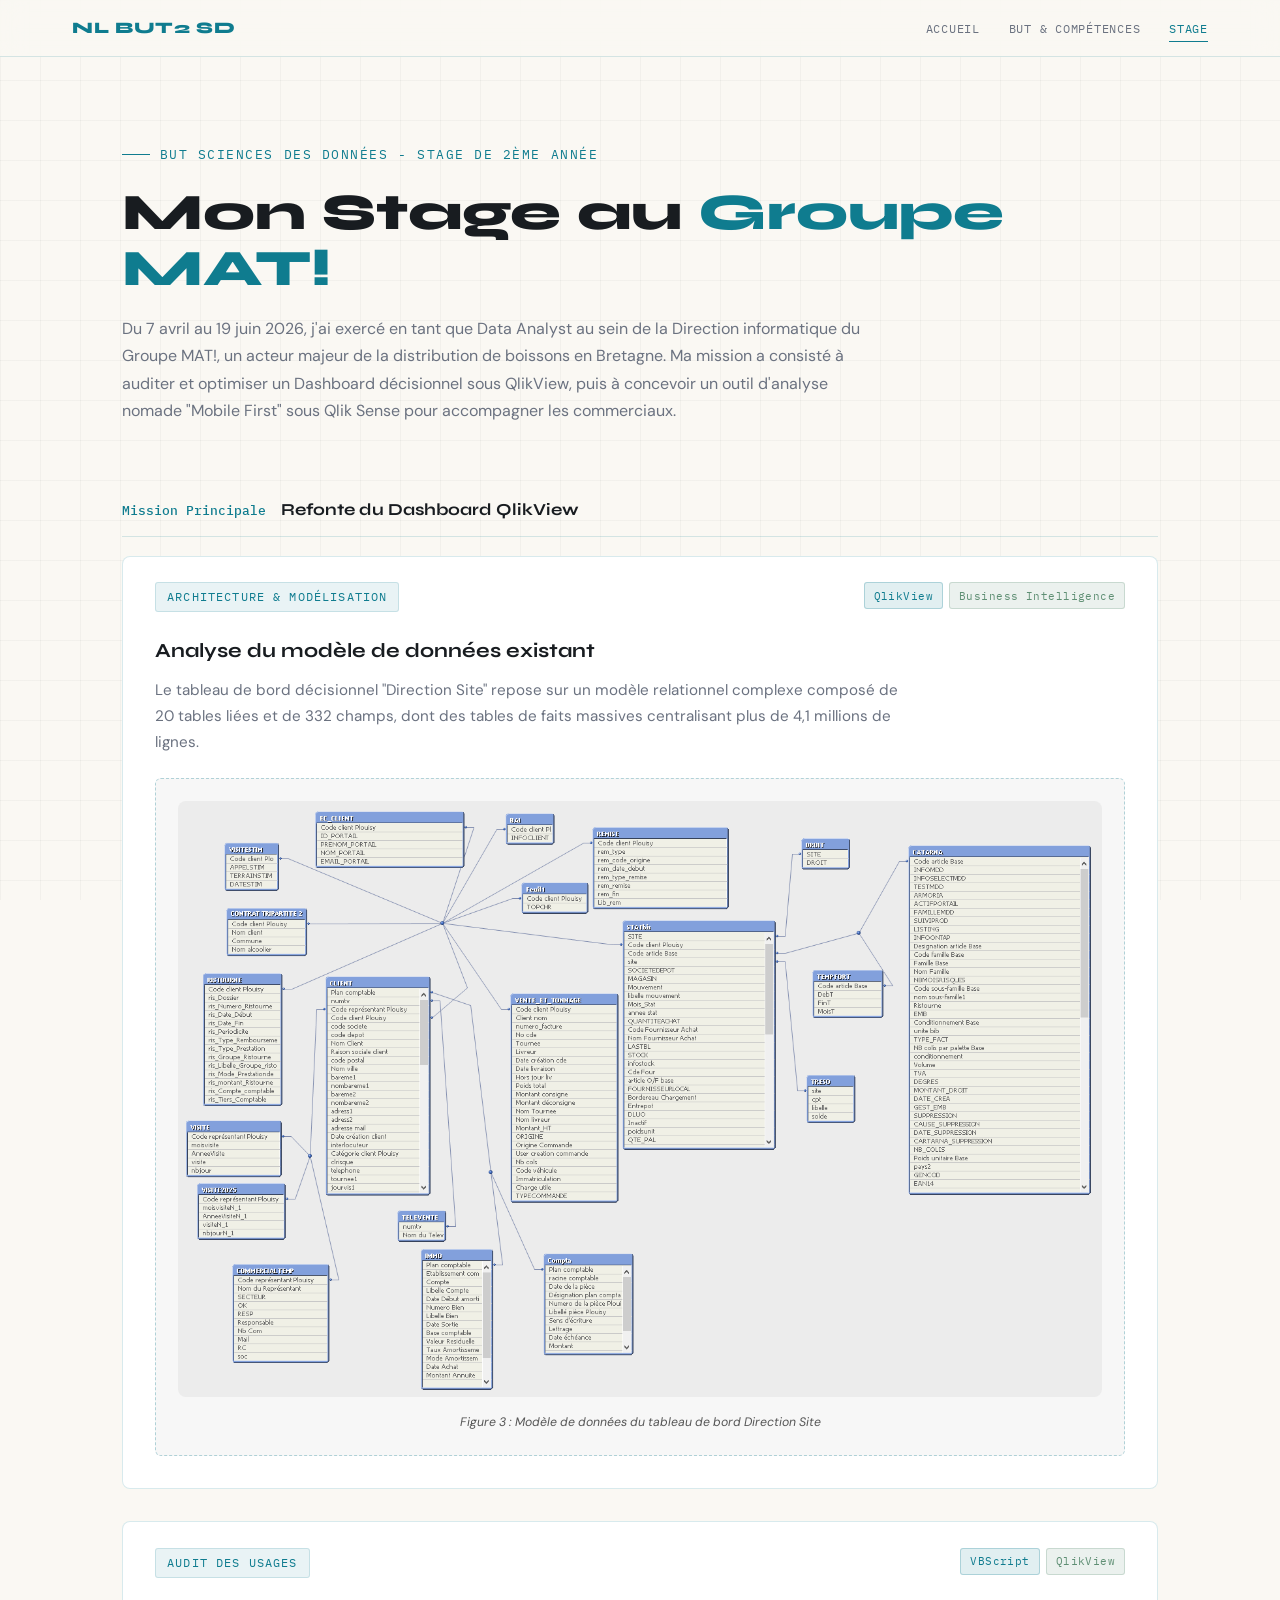
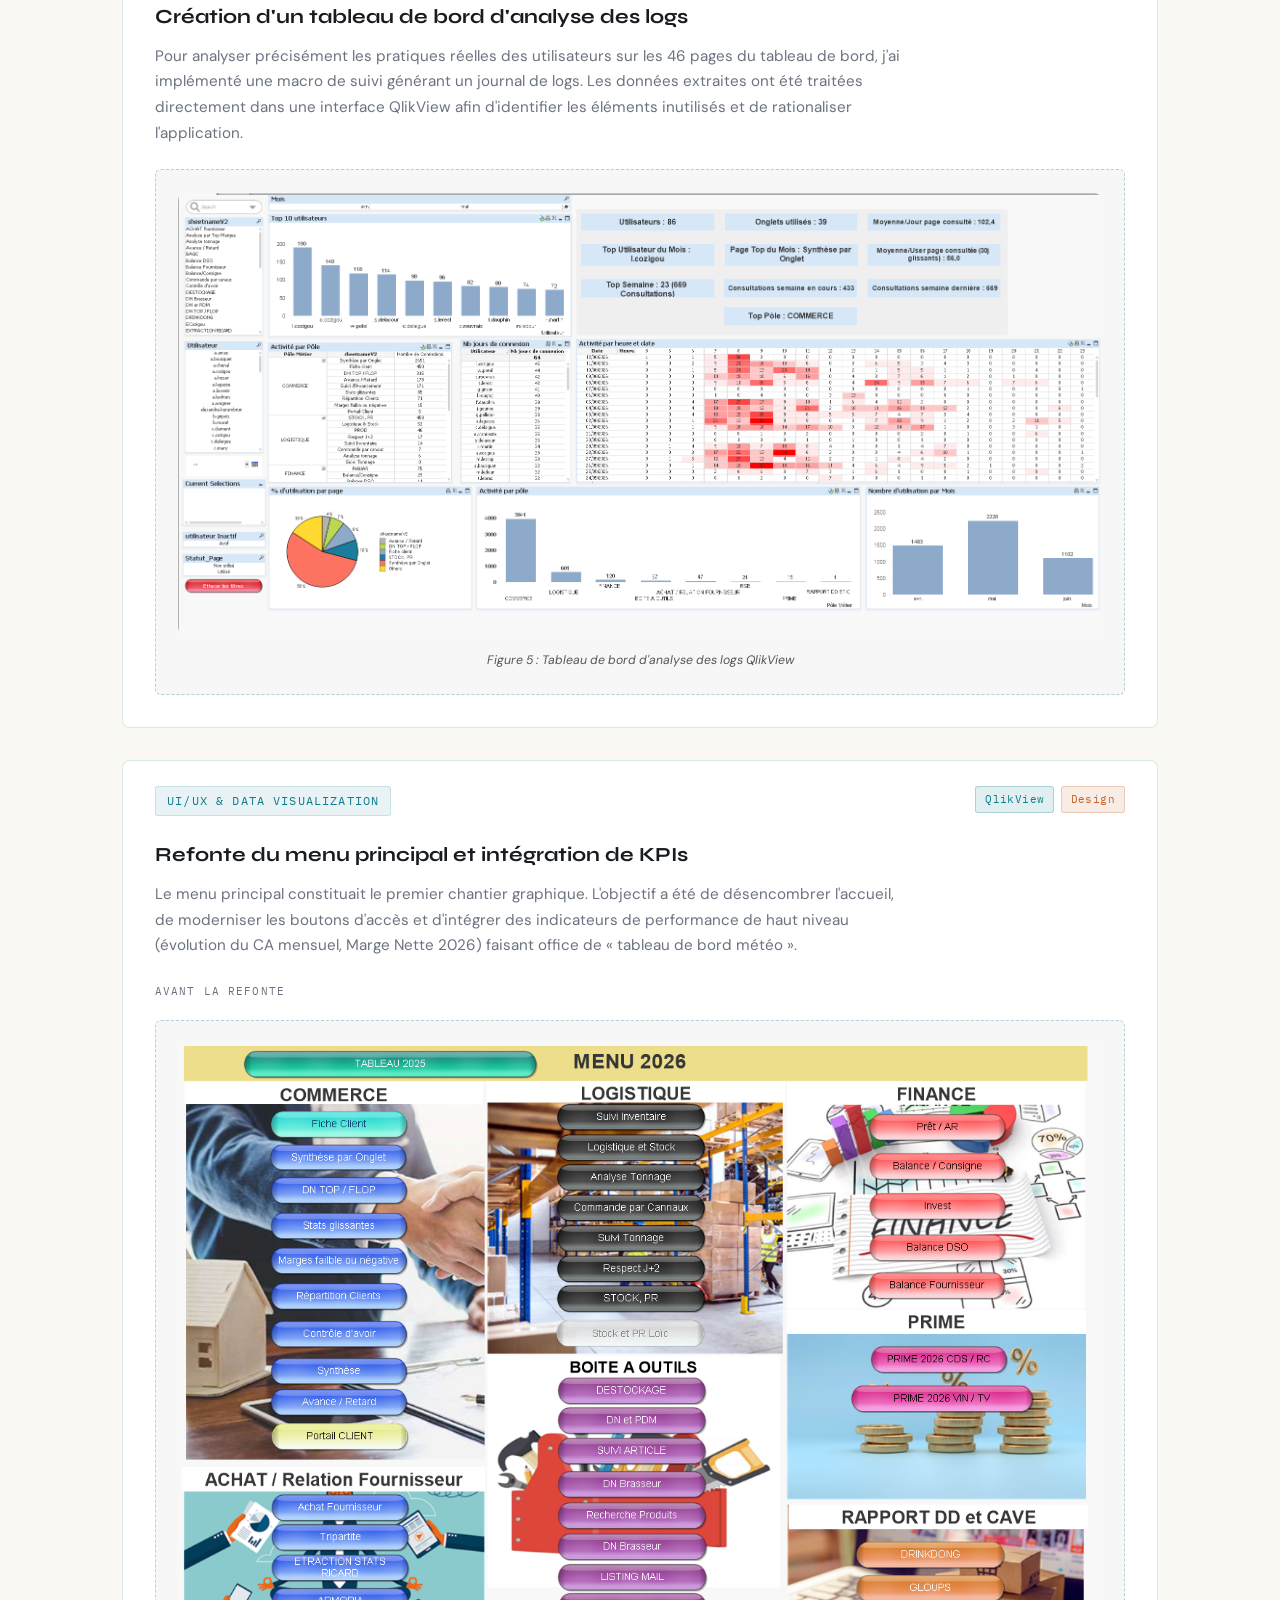
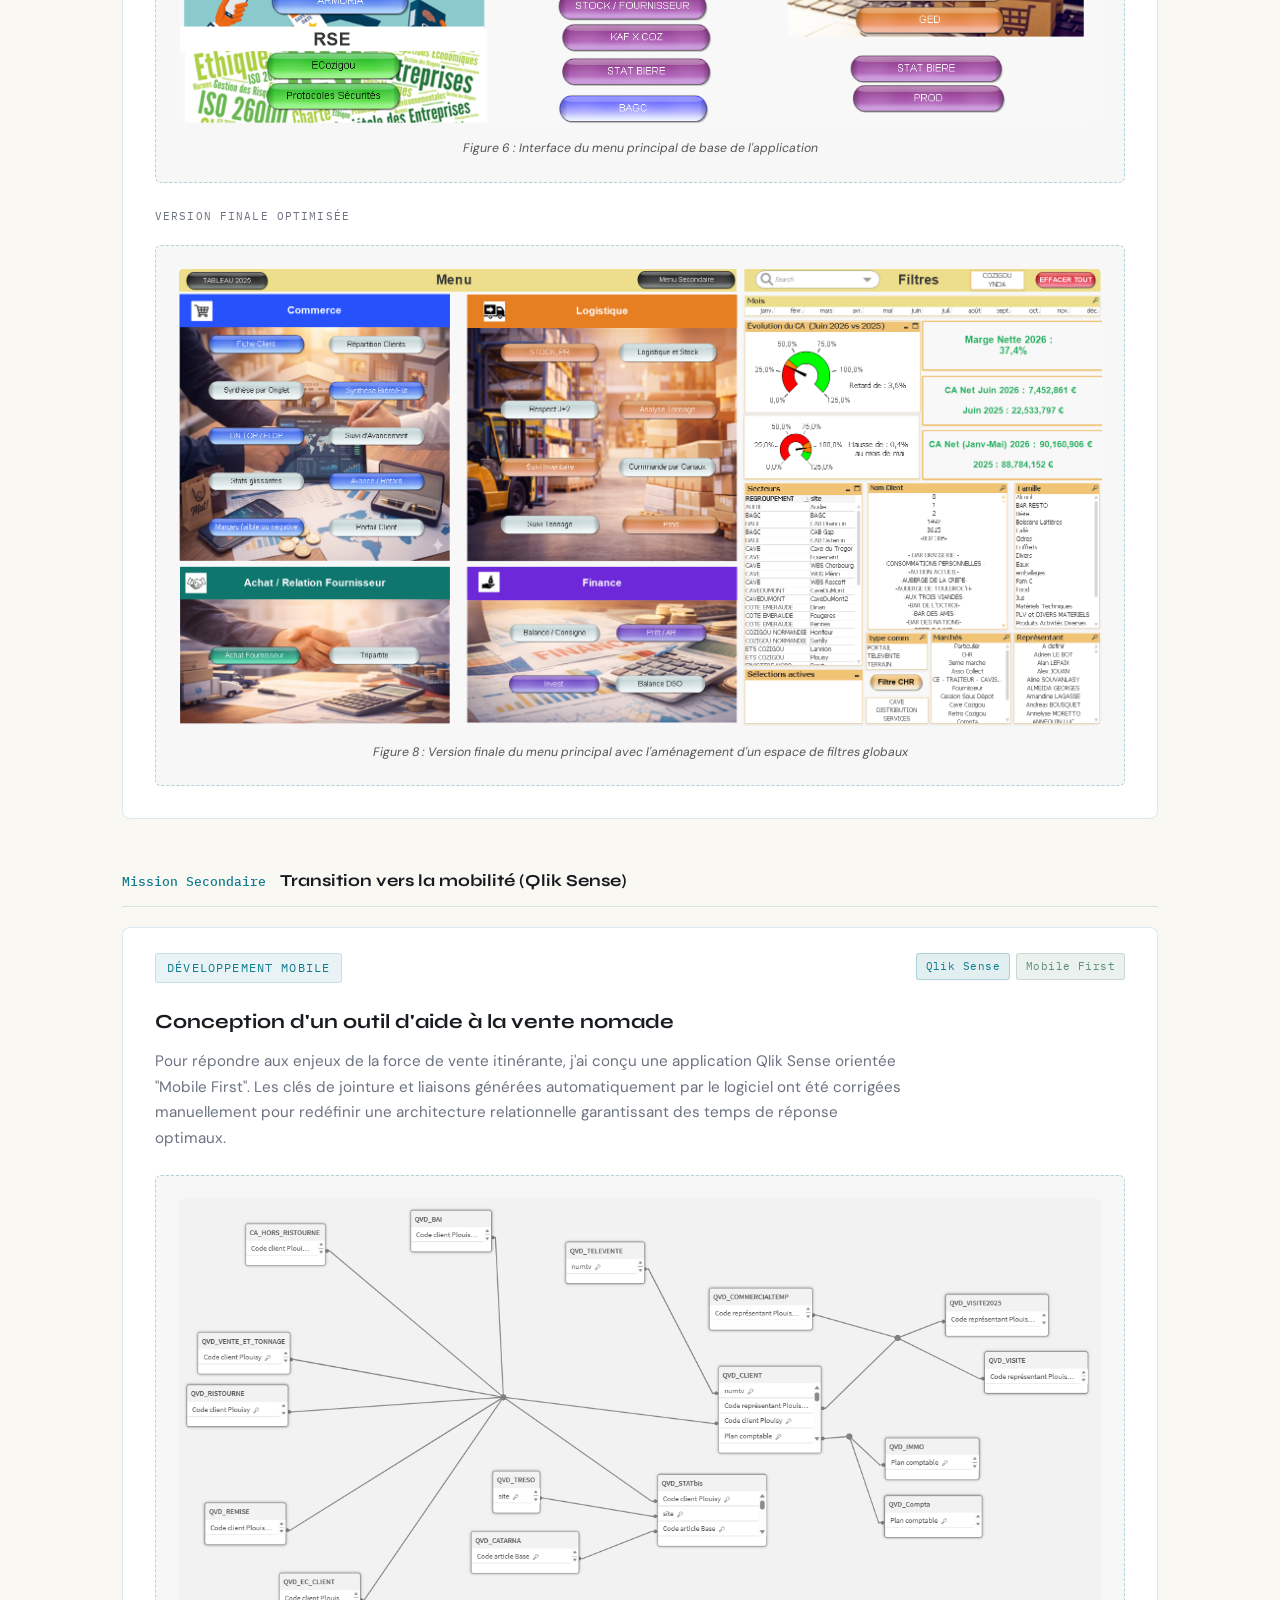
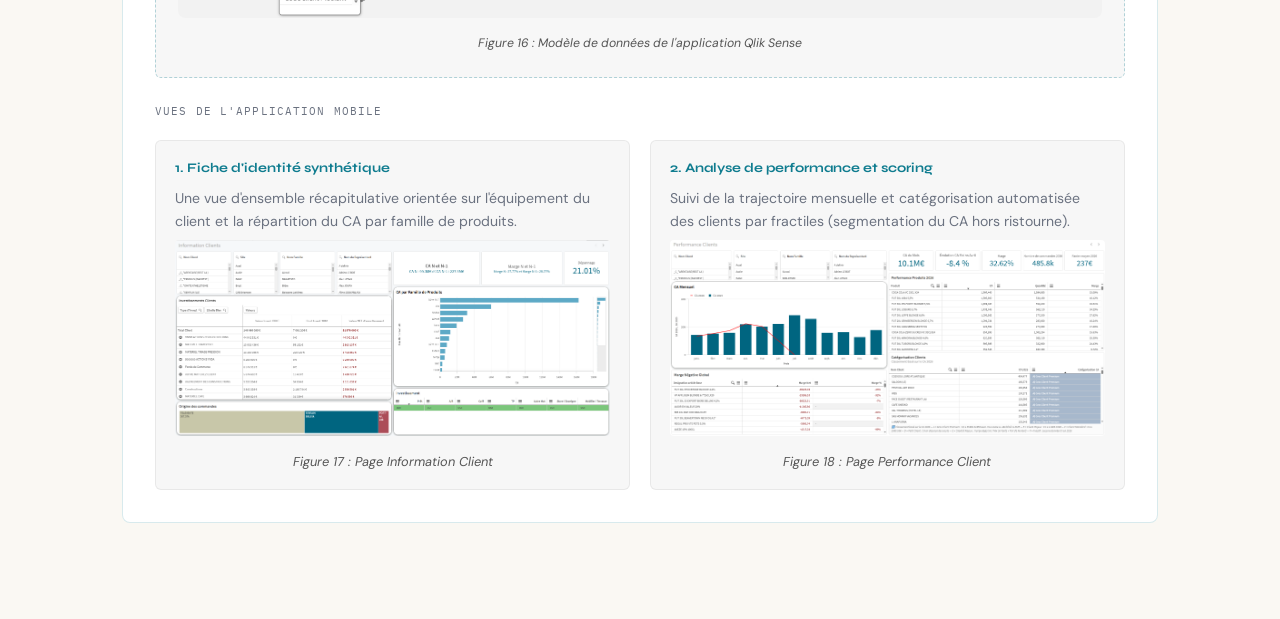
<file: stage.html>
<!DOCTYPE html>
<html lang="fr">
<head>
  <meta charset="UTF-8" />
  <meta name="viewport" content="width=device-width, initial-scale=1.0" />
  <title>Stage - Nolan Letaconnoux</title>
  <link rel="preconnect" href="https://fonts.googleapis.com" />
  <link href="https://fonts.googleapis.com/css2?family=Syne:wght@400;600;700;800&family=IBM+Plex+Mono:wght@400;500&family=DM+Sans:ital,wght=0,300;0,400;0,500;1,300&display=swap" rel="stylesheet" />
  <link rel="stylesheet" href="styles.css" />
</head>
<body>

  <!-- NAV -->
  <header>
    <nav>
      <a class="nav-logo" href="index.html">NL BUT2 SD</a>
      <ul>
        <li><a href="index.html">Accueil</a></li>
        <li><a href="but.html">BUT &amp; Compétences</a></li>
        <li><a href="stage.html" class="active">Stage</a></li>
      </ul>
    </nav>
  </header>

  <!-- INTRO -->
  <section class="page-intro">
    <div class="wrap">
      <p class="hero-label">BUT Sciences des Données - Stage de 2ème année</p>
      <h1>Mon Stage au <span>Groupe MAT!</span></h1>
      <p class="intro-text">
        Du 7 avril au 19 juin 2026, j'ai exercé en tant que Data Analyst au sein de la Direction informatique du Groupe MAT!, un acteur majeur de la distribution de boissons en Bretagne. Ma mission a consisté à auditer et optimiser un Dashboard décisionnel sous QlikView, puis à concevoir un outil d'analyse nomade "Mobile First" sous Qlik Sense pour accompagner les commerciaux.
      </p>
    </div>
  </section>

  <!-- SECTIONS DE STAGE -->
  <section id="competences" style="padding-top:1rem;">
    <div class="wrap">

      <p class="group-title"><span>Mission Principale</span> Refonte du Dashboard QlikView</p>

      <!-- Modélisation QlikView -->
      <div class="sae-block">
        <div class="sae-header">
          <span class="sae-id">ARCHITECTURE &amp; MODÉLISATION</span>
          <div class="sae-badges">
            <span class="badge badge-blue">QlikView</span>
            <span class="badge badge-green">Business Intelligence</span>
          </div>
        </div>
        <div class="sae-body">
          <h3 class="sae-title">Analyse du modèle de données existant</h3>
          <p class="sae-desc">
            Le tableau de bord décisionnel "Direction Site" repose sur un modèle relationnel complexe composé de 20 tables liées et de 332 champs, dont des tables de faits massives centralisant plus de 4,1 millions de lignes.
          </p>
          <div class="render-box" style="text-align: center;">
            <img src="images/figure3.png" alt="Modèle de données du tableau de bord Direction Site" style="max-width: 100%; border-radius: 8px;" />
            <p style="font-size: 0.9em; margin-top: 0.5rem; color: #555;"><em>Figure 3 : Modèle de données du tableau de bord Direction Site</em></p>
          </div>
        </div>
      </div>

      <!-- Analyse des logs -->
      <div class="sae-block">
        <div class="sae-header">
          <span class="sae-id">AUDIT DES USAGES</span>
          <div class="sae-badges">
            <span class="badge badge-blue">VBScript</span>
            <span class="badge badge-green">QlikView</span>
          </div>
        </div>
        <div class="sae-body">
          <h3 class="sae-title">Création d'un tableau de bord d'analyse des logs</h3>
          <p class="sae-desc">
            Pour analyser précisément les pratiques réelles des utilisateurs sur les 46 pages du tableau de bord, j'ai implémenté une macro de suivi générant un journal de logs. Les données extraites ont été traitées directement dans une interface QlikView afin d'identifier les éléments inutilisés et de rationaliser l'application.
          </p>
          <div class="render-box" style="text-align: center;">
            <img src="images/figure5.PNG" alt="Tableau de bord d'analyse des logs QlikView" style="max-width: 100%; border-radius: 8px;" />
            <p style="font-size: 0.9em; margin-top: 0.5rem; color: #555;"><em>Figure 5 : Tableau de bord d'analyse des logs QlikView</em></p>
          </div>
        </div>
      </div>

      <!-- Refonte UI/UX -->
      <div class="sae-block">
        <div class="sae-header">
          <span class="sae-id">UI/UX &amp; DATA VISUALIZATION</span>
          <div class="sae-badges">
            <span class="badge badge-blue">QlikView</span>
            <span class="badge badge-gold">Design</span>
          </div>
        </div>
        <div class="sae-body">
          <h3 class="sae-title">Refonte du menu principal et intégration de KPIs</h3>
          <p class="sae-desc">
            Le menu principal constituait le premier chantier graphique. L'objectif a été de désencombrer l'accueil, de moderniser les boutons d'accès et d'intégrer des indicateurs de performance de haut niveau (évolution du CA mensuel, Marge Nette 2026) faisant office de « tableau de bord météo ».
          </p>
          
          <p class="sae-section-label">Avant la refonte</p>
          <div class="render-box" style="text-align: center;">
            <img src="images/figure6.PNG" alt="Interface du menu principal de base de l'application" style="max-width: 100%; border-radius: 8px;" />
            <p style="font-size: 0.9em; margin-top: 0.5rem; color: #555;"><em>Figure 6 : Interface du menu principal de base de l'application</em></p>
          </div>

          <p class="sae-section-label" style="margin-top:1.5rem;">Version Finale Optimisée</p>
          <div class="render-box" style="text-align: center;">
            <img src="images/figure8.PNG" alt="Version finale du menu principal" style="max-width: 100%; border-radius: 8px;" />
            <p style="font-size: 0.9em; margin-top: 0.5rem; color: #555;"><em>Figure 8 : Version finale du menu principal avec l'aménagement d'un espace de filtres globaux</em></p>
          </div>
        </div>
      </div>

      <p class="group-title" style="margin-top: 3rem;"><span>Mission Secondaire</span> Transition vers la mobilité (Qlik Sense)</p>

      <!-- Qlik Sense Mobile -->
      <div class="sae-block">
        <div class="sae-header">
          <span class="sae-id">DÉVELOPPEMENT MOBILE</span>
          <div class="sae-badges">
            <span class="badge badge-blue">Qlik Sense</span>
            <span class="badge badge-green">Mobile First</span>
          </div>
        </div>
        <div class="sae-body">
          <h3 class="sae-title">Conception d'un outil d'aide à la vente nomade</h3>
          <p class="sae-desc">
            Pour répondre aux enjeux de la force de vente itinérante, j'ai conçu une application Qlik Sense orientée "Mobile First". Les clés de jointure et liaisons générées automatiquement par le logiciel ont été corrigées manuellement pour redéfinir une architecture relationnelle garantissant des temps de réponse optimaux.
          </p>
          
          <div class="render-box" style="text-align: center;">
            <img src="images/figure16.png" alt="Modèle de données de l'application Qlik Sense" style="max-width: 100%; border-radius: 8px;" />
            <p style="font-size: 0.9em; margin-top: 0.5rem; color: #555;"><em>Figure 16 : Modèle de données de l'application Qlik Sense</em></p>
          </div>

          <p class="sae-section-label" style="margin-top:1.5rem;">Vues de l'application mobile</p>
          <div class="sae-details">
            <div class="detail-box">
              <h4>1. Fiche d'identité synthétique</h4>
              <p>Une vue d'ensemble récapitulative orientée sur l'équipement du client et la répartition du CA par famille de produits.</p>
              <img src="images/figure17.PNG" alt="Page Information Client du Qlik Sense" style="width:100%; margin-top: 0.5rem; border-radius: 4px;" />
              <p style="text-align: center; font-size: 0.8em; color: #555; margin-top: 0.5rem;"><em>Figure 17 : Page Information Client</em></p>
            </div>
            <div class="detail-box">
              <h4>2. Analyse de performance et scoring</h4>
              <p>Suivi de la trajectoire mensuelle et catégorisation automatisée des clients par fractiles (segmentation du CA hors ristourne).</p>
              <img src="images/figure18.PNG" alt="Page Performance Client du Qlik Sense" style="width:100%; margin-top: 0.5rem; border-radius: 4px;" />
              <p style="text-align: center; font-size: 0.8em; color: #555; margin-top: 0.5rem;"><em>Figure 18 : Page Performance Client</em></p>
            </div>
          </div>
        </div>
      </div>

    </div>
  </section>

</body>
</html>
</file>
<file: styles.css>
:root {
  --navy:   #faf8f3;
  --ink:    #1b2026;
  --steel:  #e7e3d8;
  --cyan:   #0f7c8f;
  --lime:   #5f8f74;
  --gold:   #c1652c;
  --cream:  #3a4148;
  --white:  #181c20;
  --muted:  #6b7280;
  --card:   #ffffff;
  --border: rgba(15,124,143,.16);
}

*, *::before, *::after { margin: 0; padding: 0; box-sizing: border-box; }

html { scroll-behavior: smooth; scroll-padding-top: 90px; }

body {
  background: var(--navy);
  color: var(--cream);
  font-family: 'DM Sans', sans-serif;
  font-size: 1rem;
  line-height: 1.7;
  overflow-x: hidden;
}

/* ── GRID BACKGROUND ── */
body::before {
  content: '';
  position: fixed;
  inset: 0;
  background-image:
    linear-gradient(rgba(27,32,38,.035) 1px, transparent 1px),
    linear-gradient(90deg, rgba(27,32,38,.035) 1px, transparent 1px);
  background-size: 40px 40px;
  pointer-events: none;
  z-index: 0;
}

/* ── NAV ── */
header {
  position: fixed;
  top: 0; left: 0; right: 0;
  z-index: 100;
  background: rgba(250,248,243,.85);
  backdrop-filter: blur(12px);
  border-bottom: 1px solid var(--border);
}
nav {
  display: flex;
  justify-content: space-between;
  align-items: center;
  max-width: 1200px;
  margin: 0 auto;
  padding: .9rem 2rem;
}
.nav-logo {
  font-family: 'Syne', sans-serif;
  font-weight: 800;
  font-size: 1rem;
  color: var(--cyan);
  letter-spacing: .04em;
  text-decoration: none;
}
nav ul { list-style: none; display: flex; gap: 1.8rem; }
nav ul a {
  font-family: 'IBM Plex Mono', monospace;
  font-size: .78rem;
  color: var(--muted);
  text-decoration: none;
  letter-spacing: .06em;
  text-transform: uppercase;
  transition: color .2s;
  padding-bottom: .3rem;
  border-bottom: 1px solid transparent;
}
nav ul a:hover { color: var(--cyan); }
nav ul a.active { color: var(--cyan); border-bottom-color: var(--cyan); }

/* ── SECTION WRAPPER ── */
.wrap {
  position: relative;
  z-index: 1;
  max-width: 1100px;
  margin: 0 auto;
  padding: 0 2rem;
}

section { padding: 7rem 0 4rem; }

/* ── HERO ── */
#hero {
  min-height: 100vh;
  display: flex;
  align-items: center;
  padding-top: 0;
}
.hero-inner {
  padding-top: 6rem;
}
.hero-label {
  font-family: 'IBM Plex Mono', monospace;
  font-size: .8rem;
  color: var(--cyan);
  letter-spacing: .12em;
  text-transform: uppercase;
  margin-bottom: 1.2rem;
  display: flex;
  align-items: center;
  gap: .6rem;
}
.hero-label::before {
  content: '';
  display: inline-block;
  width: 28px; height: 1px;
  background: var(--cyan);
}
#hero h1 {
  font-family: 'Syne', sans-serif;
  font-weight: 800;
  font-size: clamp(2.8rem, 6vw, 5rem);
  line-height: 1.05;
  color: var(--white);
  margin-bottom: 1.6rem;
}
#hero h1 em {
  font-style: normal;
  color: var(--cyan);
}
.hero-sub {
  font-size: 1.1rem;
  color: var(--muted);
  max-width: 640px;
  margin-bottom: 3rem;
  font-weight: 300;
}
.hero-tags {
  display: flex;
  flex-wrap: wrap;
  gap: .6rem;
  margin-bottom: 3.5rem;
}
.tag {
  font-family: 'IBM Plex Mono', monospace;
  font-size: .75rem;
  padding: .32rem .8rem;
  border: 1px solid var(--border);
  border-radius: 3px;
  color: var(--lime);
  background: rgba(95,143,116,.08);
  letter-spacing: .04em;
}
.hero-scroll {
  font-family: 'IBM Plex Mono', monospace;
  font-size: .75rem;
  color: var(--muted);
  letter-spacing: .1em;
  display: flex;
  align-items: center;
  gap: .5rem;
}
.hero-scroll::after {
  content: '';
  display: inline-block;
  width: 1px;
  height: 40px;
  background: linear-gradient(to bottom, var(--muted), transparent);
  margin-left: .3rem;
}

/* ── PAGE INTRO (pages BUT / Stage) ── */
.page-intro { padding: 9rem 0 2rem; }
.page-intro h1 {
  font-family: 'Syne', sans-serif;
  font-weight: 800;
  font-size: clamp(2.1rem, 4.5vw, 3.2rem);
  line-height: 1.1;
  color: var(--white);
  margin-bottom: 1.1rem;
}
.page-intro h1 span { color: var(--cyan); }
.intro-text {
  color: var(--muted);
  max-width: 760px;
  font-size: 1rem;
  margin-bottom: 1.5rem;
}

/* ── META GRID (infos stage) ── */
.meta-grid {
  display: grid;
  grid-template-columns: repeat(auto-fit, minmax(190px, 1fr));
  gap: 1px;
  background: var(--border);
  border: 1px solid var(--border);
  border-radius: 8px;
  overflow: hidden;
  margin: 2rem 0 3rem;
}
.meta-item { background: var(--card); padding: 1.2rem 1.4rem; }
.meta-item .label {
  font-family: 'IBM Plex Mono', monospace;
  font-size: .68rem;
  color: var(--muted);
  text-transform: uppercase;
  letter-spacing: .08em;
  margin-bottom: .4rem;
}
.meta-item .value {
  font-family: 'Syne', sans-serif;
  font-weight: 700;
  font-size: .92rem;
  color: var(--white);
  line-height: 1.35;
}

/* ── HOME NAV CARDS ── */
.nav-cards {
  display: grid;
  grid-template-columns: repeat(auto-fit, minmax(280px, 1fr));
  gap: 1.5rem;
  margin-top: 1rem;
}
.nav-card {
  display: block;
  background: var(--card);
  border: 1px solid var(--border);
  border-radius: 8px;
  padding: 2rem;
  text-decoration: none;
  color: inherit;
  transition: border-color .25s, transform .2s, box-shadow .25s;
}
.nav-card:hover {
  border-color: rgba(15,124,143,.4);
  box-shadow: 0 10px 30px rgba(15,124,143,.12);
  transform: translateY(-2px);
}
.nav-card-eyebrow {
  font-family: 'IBM Plex Mono', monospace;
  font-size: .72rem;
  color: var(--cyan);
  letter-spacing: .1em;
  text-transform: uppercase;
  margin-bottom: .7rem;
}
.nav-card h3 {
  font-family: 'Syne', sans-serif;
  font-weight: 800;
  font-size: 1.35rem;
  color: var(--white);
  margin-bottom: .7rem;
}
.nav-card p { color: var(--muted); font-size: .92rem; margin-bottom: 1.3rem; }
.nav-card-arrow {
  font-family: 'IBM Plex Mono', monospace;
  font-size: .78rem;
  color: var(--cyan);
  letter-spacing: .06em;
}

/* ── SECTION TITLES ── */
.section-eyebrow {
  font-family: 'IBM Plex Mono', monospace;
  font-size: .75rem;
  color: var(--cyan);
  letter-spacing: .14em;
  text-transform: uppercase;
  display: flex;
  align-items: center;
  gap: .7rem;
  margin-bottom: 1rem;
}
.section-eyebrow::before {
  content: '';
  display: inline-block;
  width: 24px; height: 1px;
  background: var(--cyan);
}
.section-title {
  font-family: 'Syne', sans-serif;
  font-weight: 700;
  font-size: clamp(1.8rem, 3.5vw, 2.6rem);
  color: var(--white);
  margin-bottom: 3rem;
  line-height: 1.15;
}
.section-title span { color: var(--cyan); }

/* ── COMPETENCE GRID (vue d'ensemble) ── */
.comp-grid {
  display: grid;
  grid-template-columns: repeat(auto-fit, minmax(300px, 1fr));
  gap: 1px;
  background: var(--border);
  border: 1px solid var(--border);
  border-radius: 8px;
  overflow: hidden;
  margin-bottom: 1rem;
}
.comp-card {
  display: block;
  background: var(--card);
  padding: 1.8rem;
  position: relative;
  text-decoration: none;
  color: inherit;
  transition: background .2s;
}
.comp-card:hover { background: #f5f2e9; }
.comp-num {
  font-family: 'Syne', sans-serif;
  font-size: 3rem;
  font-weight: 800;
  color: rgba(27,32,38,.07);
  line-height: 1;
  margin-bottom: .4rem;
}
.comp-card h3 {
  font-family: 'Syne', sans-serif;
  font-size: .95rem;
  font-weight: 700;
  color: var(--white);
  margin-bottom: .8rem;
  line-height: 1.3;
}
.comp-card ul {
  list-style: none;
  padding: 0;
}
.comp-card ul li {
  font-size: .88rem;
  color: var(--muted);
  padding: .25rem 0;
  padding-left: 1rem;
  position: relative;
}
.comp-card ul li::before {
  content: '›';
  position: absolute;
  left: 0;
  color: var(--cyan);
}
.comp-badge {
  display: inline-block;
  margin-top: .8rem;
  font-family: 'IBM Plex Mono', monospace;
  font-size: .7rem;
  padding: .2rem .6rem;
  border-radius: 2px;
  background: rgba(15,124,143,.12);
  color: var(--cyan);
  border: 1px solid rgba(15,124,143,.25);
  letter-spacing: .06em;
}

/* ── COMPETENCY SECTION (page BUT) ── */
.comp-section { padding: 3rem 0; border-top: 1px solid var(--border); scroll-margin-top: 90px; }
.comp-section:first-of-type { border-top: none; }
.comp-section-header {
  display: flex;
  align-items: baseline;
  gap: 1.2rem;
  margin-bottom: 2.2rem;
}
.comp-section-header .num {
  font-family: 'Syne', sans-serif;
  font-weight: 800;
  font-size: 3rem;
  color: rgba(15,124,143,.18);
  line-height: 1;
}
.comp-section-header h2 {
  font-family: 'Syne', sans-serif;
  font-weight: 700;
  font-size: clamp(1.5rem, 3vw, 2.1rem);
  color: var(--white);
  line-height: 1.2;
}

.group-title {
  font-family: 'Syne', sans-serif;
  font-weight: 700;
  font-size: 1.05rem;
  color: var(--white);
  margin: 2.6rem 0 1.2rem;
  padding-bottom: .7rem;
  border-bottom: 1px solid var(--border);
}
.group-title:first-of-type { margin-top: 0; }
.group-title span {
  color: var(--cyan);
  font-family: 'IBM Plex Mono', monospace;
  font-weight: 500;
  font-size: .82rem;
  margin-right: .7rem;
}

.crossref {
  margin-top: 1.5rem;
  padding: 1rem 1.4rem;
  background: rgba(15,124,143,.05);
  border: 1px dashed rgba(15,124,143,.3);
  border-radius: 6px;
  font-size: .85rem;
  color: var(--muted);
}
.crossref a {
  color: var(--cyan);
  text-decoration: none;
  border-bottom: 1px dotted rgba(15,124,143,.4);
}
.crossref a:hover { border-bottom-style: solid; }

/* ── SAE / CONTENT BLOCKS ── */
.sae-block {
  border: 1px solid var(--border);
  border-radius: 8px;
  margin-bottom: 2rem;
  background: var(--card);
  overflow: hidden;
  transition: border-color .25s, box-shadow .25s;
}
.sae-block:hover {
  border-color: rgba(15,124,143,.35);
  box-shadow: 0 10px 30px rgba(15,124,143,.1);
}
.sae-header {
  padding: 1.6rem 2rem 0;
  display: flex;
  justify-content: space-between;
  align-items: flex-start;
  flex-wrap: wrap;
  gap: .8rem;
}
.sae-id {
  font-family: 'IBM Plex Mono', monospace;
  font-size: .72rem;
  color: var(--cyan);
  letter-spacing: .1em;
  background: rgba(15,124,143,.09);
  border: 1px solid var(--border);
  padding: .25rem .7rem;
  border-radius: 3px;
}
.sae-badges { display: flex; flex-wrap: wrap; gap: .4rem; }
.badge {
  font-family: 'IBM Plex Mono', monospace;
  font-size: .68rem;
  padding: .2rem .55rem;
  border-radius: 3px;
  letter-spacing: .04em;
}
.badge-blue { background: rgba(15,124,143,.12); color: var(--cyan); border: 1px solid rgba(15,124,143,.25); }
.badge-gold { background: rgba(193,101,44,.12); color: var(--gold); border: 1px solid rgba(193,101,44,.25); }
.badge-green { background: rgba(95,143,116,.12); color: var(--lime); border: 1px solid rgba(95,143,116,.25); }
.sae-body { padding: 1.4rem 2rem 2rem; }
.sae-title {
  font-family: 'Syne', sans-serif;
  font-size: 1.25rem;
  font-weight: 700;
  color: var(--white);
  margin-bottom: .6rem;
}
.sae-desc {
  color: var(--muted);
  font-size: .95rem;
  margin-bottom: 1.4rem;
  max-width: 750px;
}
.sae-section-label {
  font-family: 'IBM Plex Mono', monospace;
  font-size: .7rem;
  color: var(--muted);
  letter-spacing: .1em;
  text-transform: uppercase;
  margin-bottom: .5rem;
}
.tools { display: flex; flex-wrap: wrap; gap: .4rem; margin-bottom: 1.4rem; }
.tool {
  font-family: 'IBM Plex Mono', monospace;
  font-size: .75rem;
  padding: .25rem .65rem;
  border-radius: 3px;
  background: rgba(27,32,38,.045);
  border: 1px solid rgba(27,32,38,.09);
  color: var(--cream);
}
.sae-details {
  display: grid;
  grid-template-columns: 1fr 1fr;
  gap: 1.2rem;
  margin-top: 1.2rem;
}
.detail-box {
  background: rgba(27,32,38,.035);
  border: 1px solid rgba(27,32,38,.07);
  border-radius: 6px;
  padding: 1rem 1.2rem;
}
.detail-box h4 {
  font-family: 'Syne', sans-serif;
  font-size: .82rem;
  font-weight: 700;
  color: var(--cyan);
  margin-bottom: .5rem;
}
.detail-box p {
  font-size: .88rem;
  color: var(--muted);
  line-height: 1.6;
}
.code-snippet {
  background: #1b2025;
  border: 1px solid rgba(255,255,255,.08);
  border-left: 3px solid var(--cyan);
  border-radius: 0 4px 4px 0;
  padding: .9rem 1.1rem;
  margin-top: 1rem;
  font-family: 'IBM Plex Mono', monospace;
  font-size: .78rem;
  color: #c7d0d6;
  line-height: 1.8;
  overflow-x: auto;
}
.code-snippet .comment { color: #768089; }
.code-snippet .kw { color: #4fc3da; }
.code-snippet .str { color: #e8a766; }

/* ── ESPACE CAPTURE D'ÉCRAN ── */
.render-box {
  background: rgba(27,32,38,.035);
  border: 1px dashed rgba(15,124,143,.3);
  padding: 1.4rem;
  border-radius: 6px;
  margin-top: 1.2rem;
  font-style: italic;
  color: var(--muted);
  text-align: center;
  font-size: .85rem;
}

/* ── PERSPECTIVES (ex Projection) ── */
.proj-block {
  background: linear-gradient(135deg, rgba(15,124,143,.06) 0%, rgba(95,143,116,.05) 100%);
  border: 1px solid rgba(15,124,143,.25);
  border-radius: 8px;
  padding: 2.5rem;
  position: relative;
  overflow: hidden;
}
.proj-block::before {
  content: 'B3';
  position: absolute;
  right: 2rem;
  top: 50%;
  transform: translateY(-50%);
  font-family: 'Syne', sans-serif;
  font-weight: 800;
  font-size: 8rem;
  color: rgba(27,32,38,.04);
  line-height: 1;
  pointer-events: none;
}
.proj-goals {
  display: grid;
  grid-template-columns: repeat(auto-fit, minmax(220px, 1fr));
  gap: 1rem;
  margin-top: 1.5rem;
}
.proj-goal {
  background: rgba(27,32,38,.035);
  border: 1px solid var(--border);
  border-radius: 6px;
  padding: 1.2rem;
}
.proj-goal .num {
  font-family: 'Syne', sans-serif;
  font-weight: 800;
  font-size: 1.5rem;
  color: var(--cyan);
  opacity: .55;
  margin-bottom: .5rem;
}
.proj-goal h4 {
  font-family: 'Syne', sans-serif;
  font-size: .9rem;
  font-weight: 700;
  color: var(--white);
  margin-bottom: .3rem;
}
.proj-goal p { font-size: .83rem; color: var(--muted); }

/* ── FOOTER ── */
footer {
  border-top: 1px solid var(--border);
  padding: 2.5rem 2rem;
  text-align: center;
  position: relative;
  z-index: 1;
}
footer p {
  font-family: 'IBM Plex Mono', monospace;
  font-size: .75rem;
  color: var(--muted);
  letter-spacing: .06em;
}
footer span { color: var(--cyan); }

/* ── DIVIDER ── */
.divider {
  width: 100%;
  height: 1px;
  background: linear-gradient(to right, transparent, var(--border), transparent);
  margin: 1rem 0 3rem;
}

/* ── RESPONSIVE ── */
@media (max-width: 768px) {
  nav ul { display: none; }
  .sae-details { grid-template-columns: 1fr; }
  #hero h1 { font-size: 2.4rem; }
  .comp-section-header { gap: .8rem; }
  .comp-section-header .num { font-size: 2.2rem; }
}

/* ── FADE IN ── */
@keyframes fadeUp {
  from { opacity: 0; transform: translateY(24px); }
  to   { opacity: 1; transform: translateY(0); }
}
.fade-in {
  animation: fadeUp .7s cubic-bezier(.22,.68,0,1.2) both;
}
.delay-1 { animation-delay: .1s; }
.delay-2 { animation-delay: .2s; }
.delay-3 { animation-delay: .35s; }
.delay-4 { animation-delay: .5s; }
</file>
